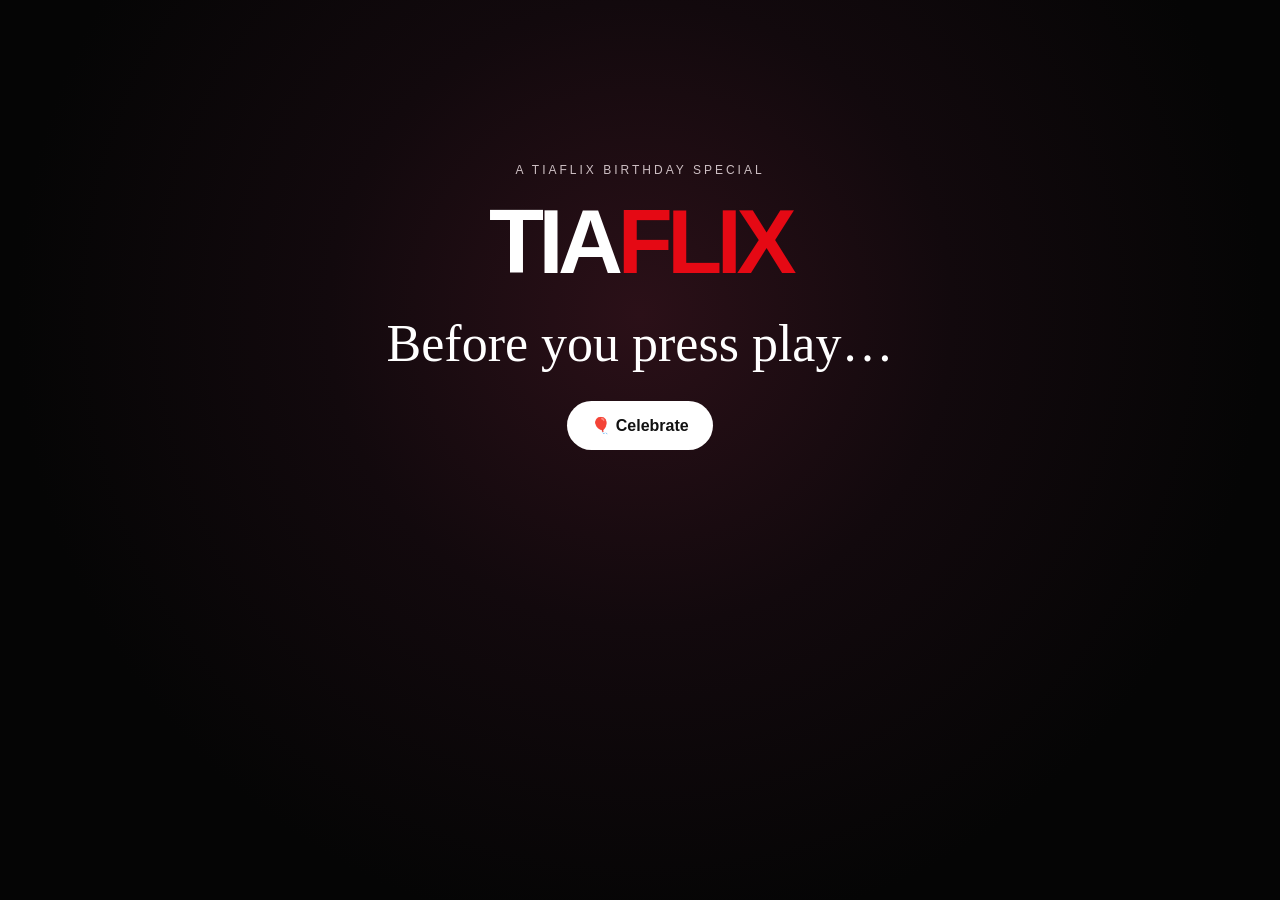
<file: index.html>
<!doctype html>
<html lang="en">
<head>
<meta charset="utf-8"/>
<meta name="viewport" content="width=device-width,initial-scale=1,viewport-fit=cover"/>
<title>TiaFlix — Happy 22nd Birthday, Tia</title>
<style>
*{box-sizing:border-box}html,body{margin:0;width:100%;height:100%;background:#050505;color:#fff;font-family:-apple-system,BlinkMacSystemFont,"Segoe UI",sans-serif;overflow:hidden}.site{position:fixed;inset:0;width:100%;height:100%;border:0;background:#050505;opacity:0;transition:opacity .7s}.site.show{opacity:1}.intro{position:fixed;inset:0;z-index:50;display:grid;place-items:center;text-align:center;overflow:hidden;background:radial-gradient(circle at 50% 35%,#2b1018 0,#12090d 36%,#050505 72%);transition:opacity .7s,visibility .7s}.intro.hide{opacity:0;visibility:hidden;pointer-events:none}.wrap{position:relative;z-index:3;padding:24px;width:min(92vw,720px)}.eyebrow{letter-spacing:.25em;text-transform:uppercase;font-size:12px;color:#cdbfc3;margin-bottom:14px}.logo{font-weight:900;font-size:clamp(48px,12vw,90px);letter-spacing:-.06em;margin-bottom:20px}.logo span{color:#e50914}.pre{font-family:Georgia,serif;font-size:clamp(28px,6vw,52px);font-weight:400;margin:0 0 28px}.btn{border:0;border-radius:999px;padding:15px 24px;font-size:16px;font-weight:800;cursor:pointer}.celebrate{background:#fff;color:#111}.enter{background:#e50914;color:#fff;margin-top:28px;opacity:0;pointer-events:none;transform:translateY(10px);transition:.5s}.enter.show{opacity:1;pointer-events:auto;transform:none}.msg{opacity:0;transform:translateY(16px);transition:.7s}.celebrating .msg{opacity:1;transform:none}.celebrating .pre,.celebrating .celebrate{opacity:0;pointer-events:none}.msg h1{font-family:Georgia,serif;font-weight:500;font-size:clamp(36px,8vw,68px);line-height:1.03;margin:0 0 12px}.msg p{font-size:clamp(16px,4vw,22px);color:#d8cbd0}.balloons,.confetti{position:absolute;inset:0;pointer-events:none}.balloon{position:absolute;bottom:-150px;left:var(--x);width:var(--s);height:calc(var(--s)*1.2);border-radius:50%;background:var(--c);box-shadow:inset -9px -13px 20px rgba(0,0,0,.18),inset 7px 7px 15px rgba(255,255,255,.18);animation:up var(--d) ease-in var(--delay) forwards}.piece{position:absolute;top:-20px;left:var(--x);width:7px;height:12px;background:var(--c);transform:rotate(var(--r));animation:fall var(--d) ease-in var(--delay) forwards}.replay{position:fixed;right:14px;bottom:14px;z-index:40;width:44px;height:44px;border-radius:50%;border:1px solid #444;background:#111c;color:#fff;display:none}.replay.show{display:block}@keyframes up{to{transform:translateY(-125vh) rotate(12deg)}}@keyframes fall{to{transform:translate(var(--dx),110vh) rotate(720deg)}}
</style>
</head>
<body>
<iframe id="site" class="site" src="/loveflix-original.html" title="TiaFlix"></iframe>
<section id="intro" class="intro">
<div id="balloons" class="balloons"></div><div id="confetti" class="confetti"></div>
<div class="wrap"><div class="eyebrow">A TiaFlix Birthday Special</div><div class="logo">TIA<span>FLIX</span></div><h2 class="pre">Before you press play…</h2><button id="celebrate" class="btn celebrate">🎈 Celebrate</button><div class="msg"><h1>Happy 22nd Birthday, Tia ❤️</h1><p>Today, you’re the main character.</p></div><button id="enter" class="btn enter">▶ Enter TiaFlix</button></div>
</section>
<button id="replay" class="replay" aria-label="Replay birthday surprise">🎈</button>
<script>
(()=>{const intro=document.getElementById('intro'),site=document.getElementById('site'),celebrate=document.getElementById('celebrate'),enter=document.getElementById('enter'),replay=document.getElementById('replay');const colors=['#e50914','#ff8fa3','#ffd7de','#f6c453','#fff','#a56cff'];function addFx(){const b=document.getElementById('balloons'),c=document.getElementById('confetti');b.innerHTML='';c.innerHTML='';for(let i=0;i<16;i++){let e=document.createElement('i');e.className='balloon';e.style.setProperty('--x',Math.random()*95+'%');e.style.setProperty('--s',45+Math.random()*40+'px');e.style.setProperty('--c',colors[Math.floor(Math.random()*colors.length)]);e.style.setProperty('--d',7+Math.random()*3+'s');e.style.setProperty('--delay',Math.random()*1.8+'s');b.appendChild(e)}for(let i=0;i<90;i++){let e=document.createElement('i');e.className='piece';e.style.setProperty('--x',Math.random()*100+'%');e.style.setProperty('--c',colors[Math.floor(Math.random()*colors.length)]);e.style.setProperty('--r',Math.random()*180+'deg');e.style.setProperty('--dx',-90+Math.random()*180+'px');e.style.setProperty('--d',3+Math.random()*2+'s');e.style.setProperty('--delay',Math.random()*.7+'s');c.appendChild(e)}}function music(){try{const A=window.AudioContext||window.webkitAudioContext,x=new A(),g=x.createGain();g.gain.value=.035;g.connect(x.destination);const n=[392,392,440,392,523.25,493.88,392,392,440,392,587.33,523.25];let t=x.currentTime+.05;n.forEach((f,i)=>{const o=x.createOscillator(),v=x.createGain();o.frequency.value=f;o.type='sine';v.gain.setValueAtTime(.4,t);v.gain.exponentialRampToValueAtTime(.001,t+.35);o.connect(v);v.connect(g);o.start(t);o.stop(t+.4);t+=i===1||i===7?.2:.42})}catch(e){}}function brand(){try{const d=site.contentDocument;if(!d||!d.body)return;d.title='TiaFlix — For Tia';const nav=d.querySelector('.brand');if(nav)nav.innerHTML='TIA<span>FLIX</span>';const mark=d.querySelector('.intro-mark');if(mark)mark.innerHTML='T<span>♥</span>';[...d.body.querySelectorAll('*')].forEach(el=>{[...el.childNodes].filter(n=>n.nodeType===3).forEach(n=>{const old=n.nodeValue,newv=old.replace(/LOVEFLIX/g,'TIAFLIX').replace(/LoveFlix/g,'TiaFlix');if(newv!==old)n.nodeValue=newv})})}catch(e){}}function openSite(){sessionStorage.setItem('tiaflixSeen','1');intro.classList.add('hide');site.classList.add('show');replay.classList.add('show');brand();setTimeout(()=>{try{const d=site.contentDocument,b=d&&d.querySelector('.intro .play-button');if(b)b.click()}catch(e){}},250)}celebrate.onclick=()=>{intro.classList.add('celebrating');addFx();music();setTimeout(()=>enter.classList.add('show'),3800)};enter.onclick=openSite;replay.onclick=()=>{intro.className='intro';enter.classList.remove('show');replay.classList.remove('show')};site.onload=brand;if(sessionStorage.getItem('tiaflixSeen')==='1')openSite()})();
</script>
</body></html>
</file>
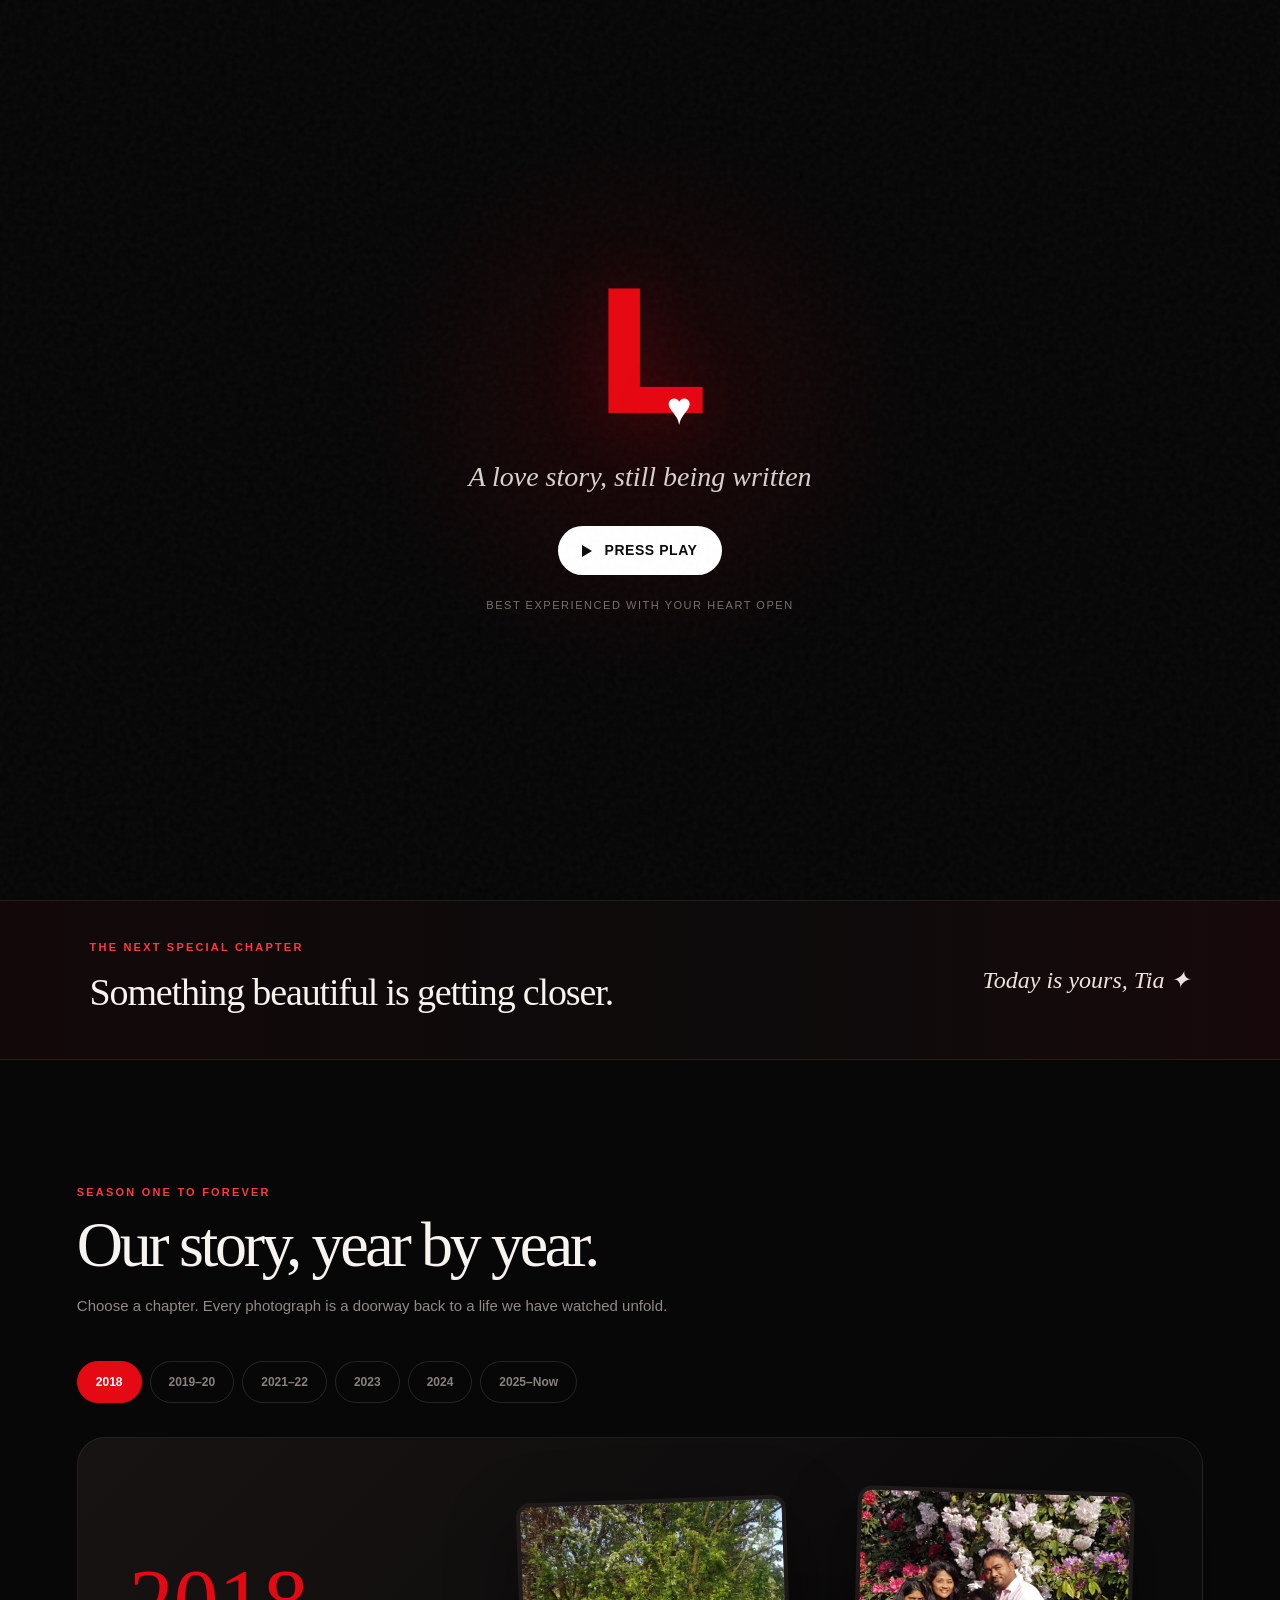
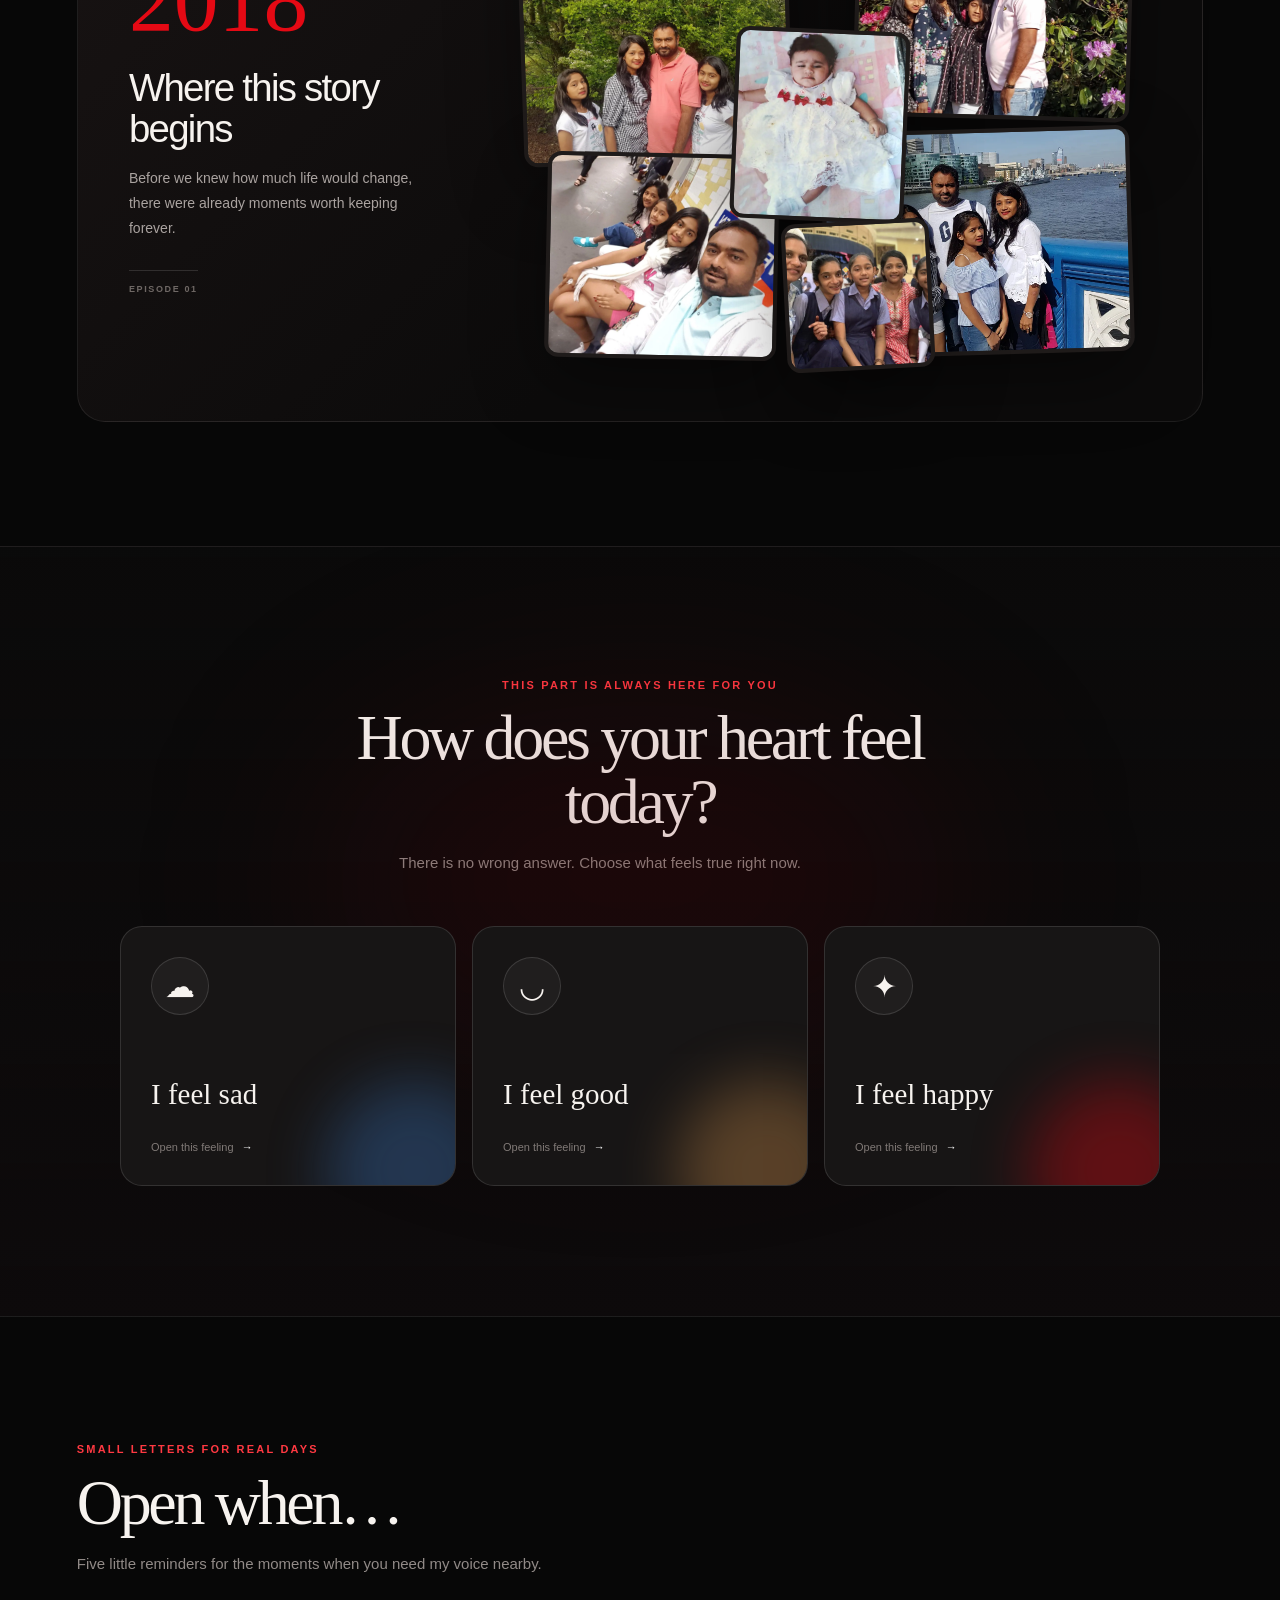
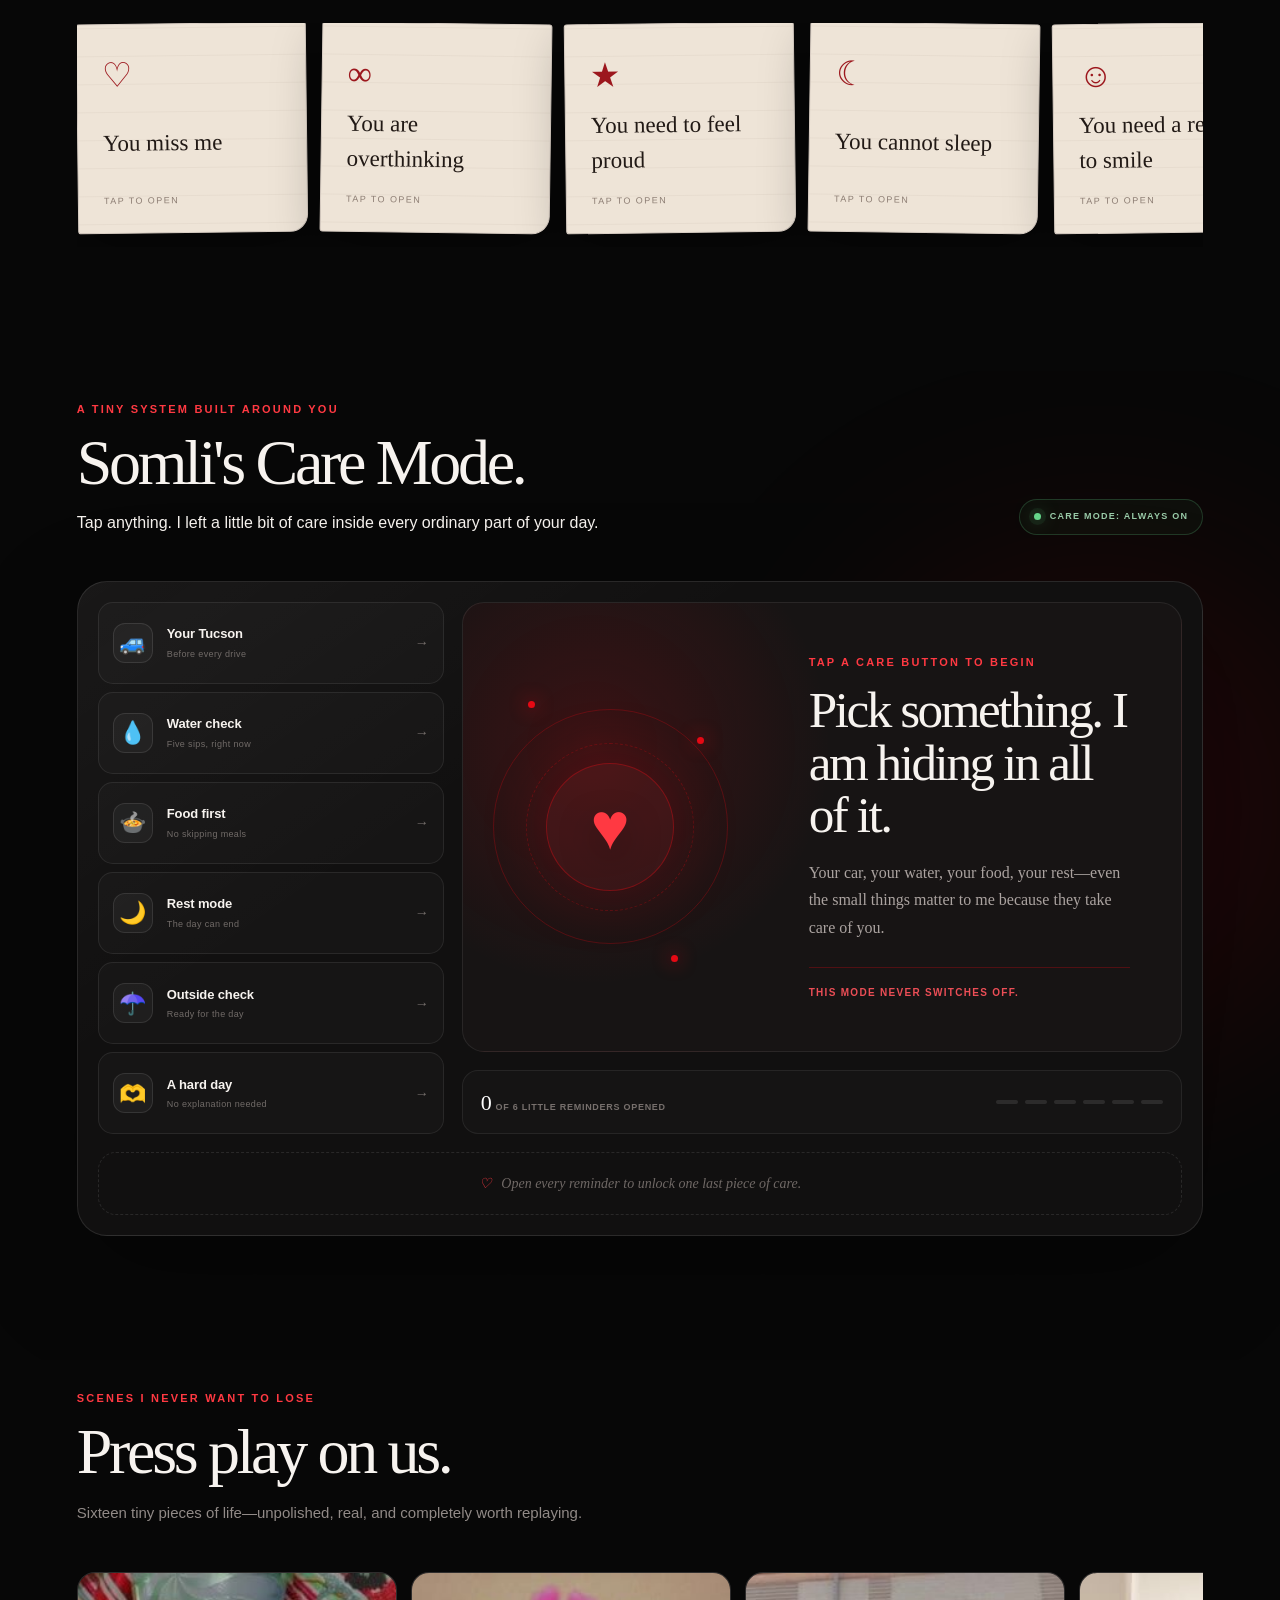
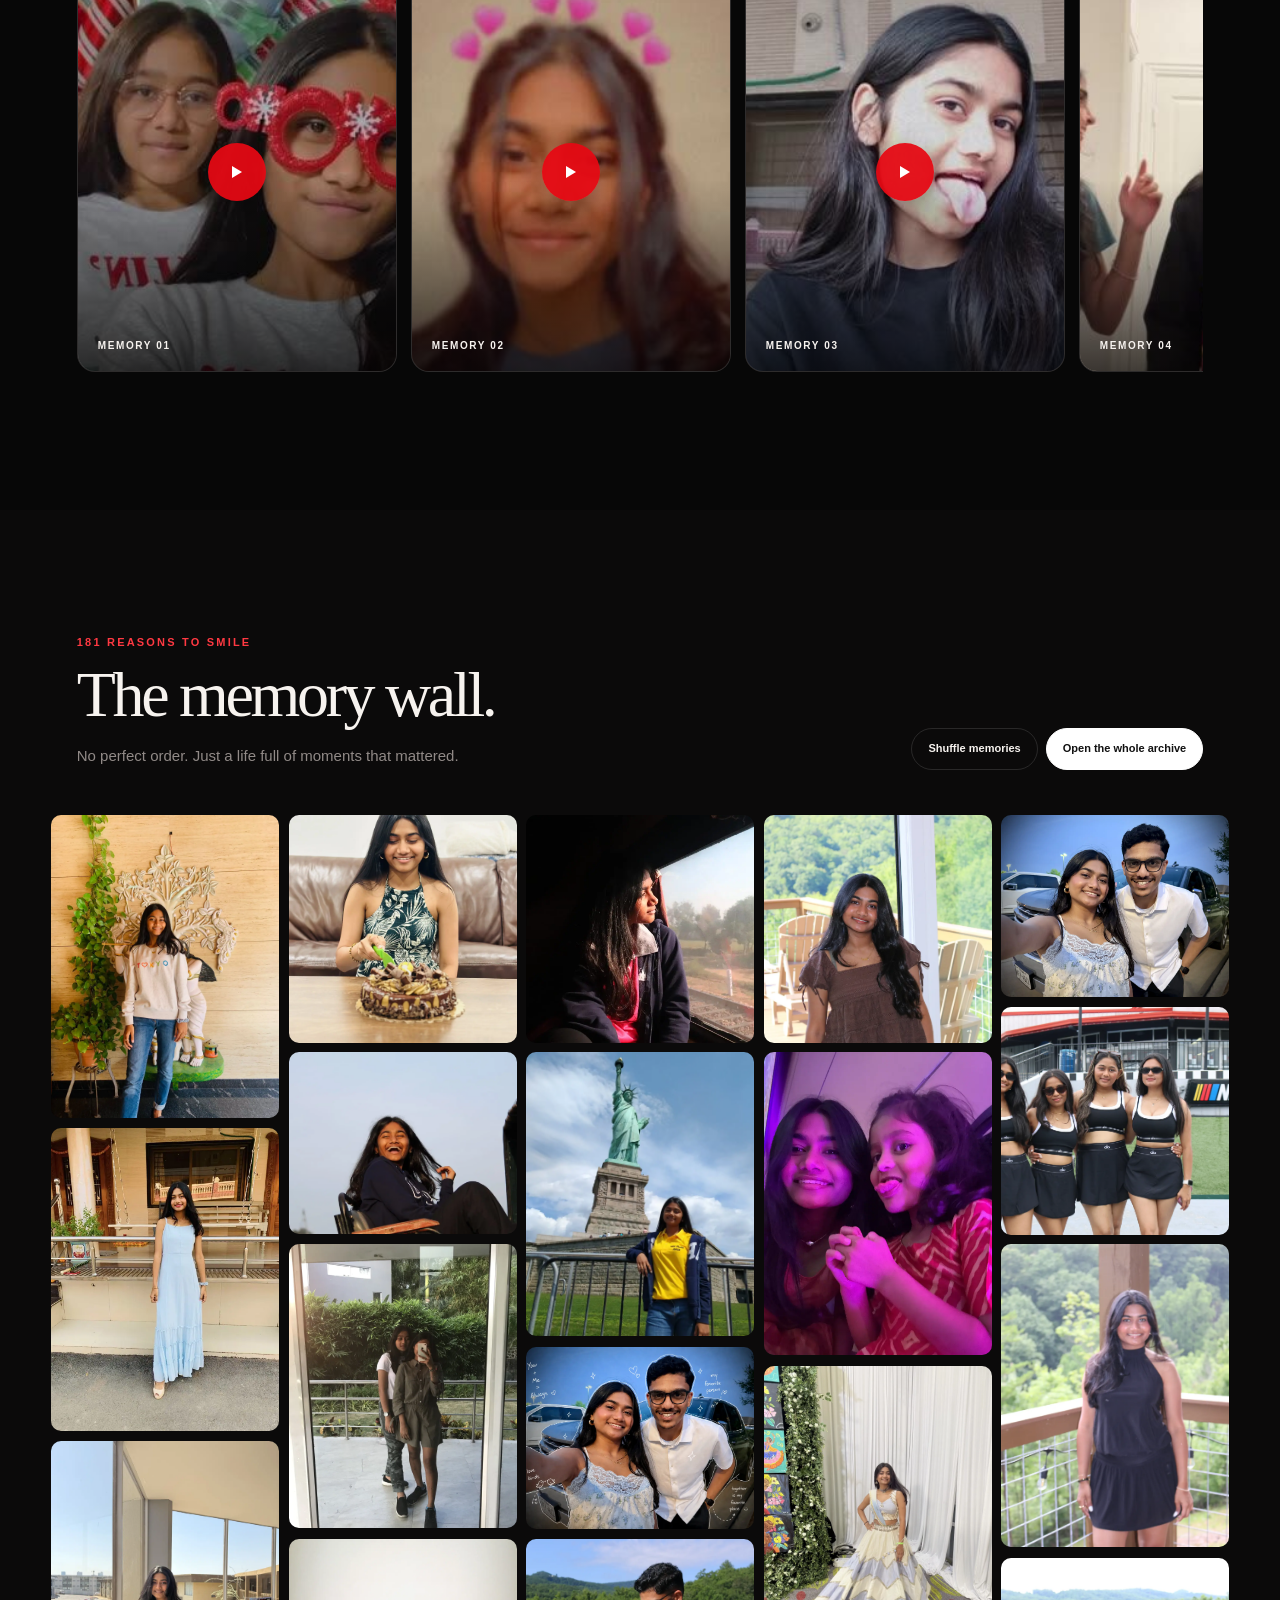
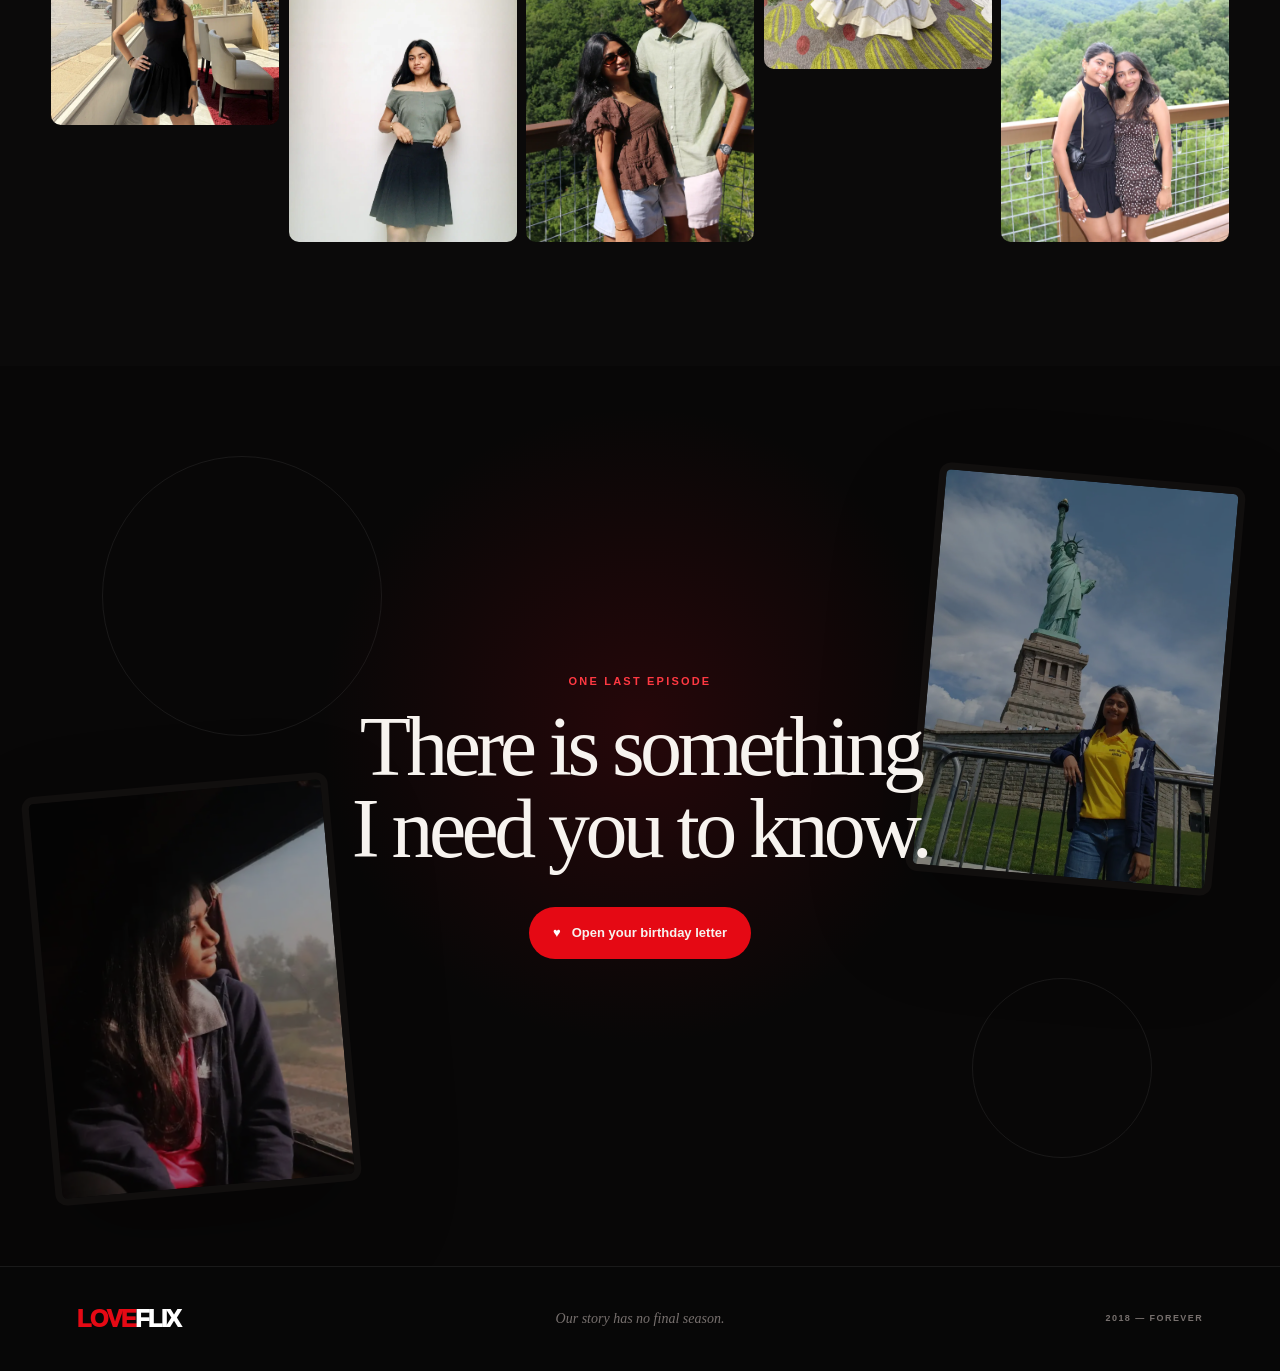
<file: loveflix-original.html>
<!DOCTYPE html><html lang="en"><head><meta charSet="utf-8"/><meta name="viewport" content="width=device-width, initial-scale=1"/><link rel="preload" as="image" href="/memories/m077.webp"/><link rel="preload" as="image" href="/memories/m001.webp"/><link rel="preload" as="image" href="/memories/m005.webp"/><link rel="preload" as="image" href="/memories/m028.webp"/><link rel="preload" as="image" href="/memories/m079.webp"/><link rel="stylesheet" href="/_next/static/chunks/0u.v_ce9etpte.css" data-precedence="next"/><link rel="preload" as="script" fetchPriority="low" href="/_next/static/chunks/0ht900cau6_ur.js"/><script src="/_next/static/chunks/0r8nt2o8muejo.js" async=""></script><script src="/_next/static/chunks/07lhk_q6pmm3r.js" async=""></script><script src="/_next/static/chunks/turbopack-05c8c~j12fn14.js" async=""></script><script src="/_next/static/chunks/0dbhjjzl8qfwv.js" async=""></script><script src="/_next/static/chunks/17nd48eoij1ah.js" async=""></script><title>LoveFlix — For Tia</title><meta name="description" content="A love story from 2018 to forever, made for Tia by Om."/><link rel="shortcut icon" href="/favicon.svg"/><link rel="icon" href="/favicon.svg"/><script src="/_next/static/chunks/03~yq9q893hmn.js" noModule=""></script></head><body><div hidden=""><!--$--><!--/$--></div><main><div class="intro " aria-hidden="false"><div class="intro-grain"></div><div class="intro-mark" aria-label="LoveFlix">L<span>♥</span></div><p>A love story, still being written</p><button class="play-button"><span class="play-triangle"></span> Press play</button><small>Best experienced with your heart open</small></div><nav class="nav-shell" aria-label="Main navigation"><a class="brand" href="#top">LOVE<span>FLIX</span></a><div class="nav-links"><a href="#story">Our story</a><a href="#moods">For every mood</a><a href="#care">Care mode</a><a href="#memories">Memories</a><a href="#letter">The letter</a></div><a class="nav-heart" href="#letter" aria-label="Go to birthday letter">♥</a></nav><section class="hero" id="top"><div class="hero-images" aria-hidden="true"><img class="hero-image hero-image--1" src="/memories/m077.webp" alt=""/><img class="hero-image hero-image--2" src="/memories/m001.webp" alt=""/><img class="hero-image hero-image--3" src="/memories/m005.webp" alt=""/><img class="hero-image hero-image--4" src="/memories/m028.webp" alt=""/><img class="hero-image hero-image--5" src="/memories/m079.webp" alt=""/><div class="hero-vignette"></div></div><div class="hero-copy"><p class="kicker"><span></span> A LoveFlix original</p><h1>For Tia,<br/><em>every version of you.</em></h1><p class="hero-description">From 2018 to now—every laugh, every difficult day, every new beginning, and every reason I would choose this story again.</p><div class="hero-actions"><a class="primary-button" href="#story"><span class="play-triangle play-triangle--dark"></span> Begin our story</a><a class="secondary-button" href="#moods">How do you feel today?</a></div><p class="signature-line">Made by your Somli, for his Cutli Putli.</p></div><div class="scroll-cue"><span>Scroll through our story</span><i></i></div></section><section class="countdown-section"><div><p class="section-kicker">The next special chapter</p><h2>Something beautiful is getting closer.</h2></div><span class="countdown-loading">A birthday story is loading…</span></section><section class="story-section" id="story"><header class="section-heading"><p class="section-kicker">Season one to forever</p><h2>Our story, year by year.</h2><p>Choose a chapter. Every photograph is a doorway back to a life we have watched unfold.</p></header><div class="year-tabs" role="tablist" aria-label="Our story chapters"><button role="tab" aria-selected="true" class="active">2018</button><button role="tab" aria-selected="false" class="">2019–20</button><button role="tab" aria-selected="false" class="">2021–22</button><button role="tab" aria-selected="false" class="">2023</button><button role="tab" aria-selected="false" class="">2024</button><button role="tab" aria-selected="false" class="">2025–Now</button></div><div class="chapter"><div class="chapter-copy"><span>2018</span><h3>Where this story begins</h3><p>Before we knew how much life would change, there were already moments worth keeping forever.</p><div class="episode-tag">Episode <!-- -->01</div></div><div class="chapter-grid"><figure class="chapter-photo chapter-photo--1"><img src="/memories/m017.webp" alt="A memory from our story" loading="lazy"/></figure><figure class="chapter-photo chapter-photo--2"><img src="/memories/m015.webp" alt="A memory from our story" loading="lazy"/></figure><figure class="chapter-photo chapter-photo--3"><img src="/memories/m013.webp" alt="A memory from our story" loading="lazy"/></figure><figure class="chapter-photo chapter-photo--4"><img src="/memories/m011.webp" alt="A memory from our story" loading="lazy"/></figure><figure class="chapter-photo chapter-photo--5"><img src="/memories/m031.webp" alt="A memory from our story" loading="lazy"/></figure><figure class="chapter-photo chapter-photo--6"><img src="/memories/m055.webp" alt="A memory from our story" loading="lazy"/></figure></div></div></section><section class="mood-section" id="moods"><div class="mood-glow"></div><header class="section-heading section-heading--center"><p class="section-kicker">This part is always here for you</p><h2>How does your heart feel today?</h2><p>There is no wrong answer. Choose what feels true right now.</p></header><div class="mood-grid"><button class="mood-card mood-card--sad"><span class="mood-emoji">☁</span><strong>I feel sad</strong><small>Open this feeling <span>→</span></small></button><button class="mood-card mood-card--good"><span class="mood-emoji">◡</span><strong>I feel good</strong><small>Open this feeling <span>→</span></small></button><button class="mood-card mood-card--happy"><span class="mood-emoji">✦</span><strong>I feel happy</strong><small>Open this feeling <span>→</span></small></button></div></section><section class="open-when-section"><header class="section-heading"><p class="section-kicker">Small letters for real days</p><h2>Open when…</h2><p>Five little reminders for the moments when you need my voice nearby.</p></header><div class="note-row"><button class="note-card"><span>♡</span><strong>You miss me</strong><small>Tap to open</small></button><button class="note-card"><span>∞</span><strong>You are overthinking</strong><small>Tap to open</small></button><button class="note-card"><span>★</span><strong>You need to feel proud</strong><small>Tap to open</small></button><button class="note-card"><span>☾</span><strong>You cannot sleep</strong><small>Tap to open</small></button><button class="note-card"><span>☺</span><strong>You need a reason to smile</strong><small>Tap to open</small></button></div></section><section class="care-section" id="care"><div class="care-glow" aria-hidden="true"></div><header class="section-heading care-heading"><div><p class="section-kicker">A tiny system built around you</p><h2>Somli&#x27;s Care Mode.</h2><p>Tap anything. I left a little bit of care inside every ordinary part of your day.</p></div><div class="care-status"><i></i> Care mode: always on</div></header><div class="care-console"><div class="care-menu" role="tablist" aria-label="Care reminders"><button role="tab" aria-selected="false" class=" "><span aria-hidden="true">🚙</span><div><strong>Your Tucson</strong><small>Before every drive</small></div><i aria-hidden="true">→</i></button><button role="tab" aria-selected="false" class=" "><span aria-hidden="true">💧</span><div><strong>Water check</strong><small>Five sips, right now</small></div><i aria-hidden="true">→</i></button><button role="tab" aria-selected="false" class=" "><span aria-hidden="true">🍲</span><div><strong>Food first</strong><small>No skipping meals</small></div><i aria-hidden="true">→</i></button><button role="tab" aria-selected="false" class=" "><span aria-hidden="true">🌙</span><div><strong>Rest mode</strong><small>The day can end</small></div><i aria-hidden="true">→</i></button><button role="tab" aria-selected="false" class=" "><span aria-hidden="true">☂️</span><div><strong>Outside check</strong><small>Ready for the day</small></div><i aria-hidden="true">→</i></button><button role="tab" aria-selected="false" class=" "><span aria-hidden="true">🫶</span><div><strong>A hard day</strong><small>No explanation needed</small></div><i aria-hidden="true">→</i></button></div><div class="care-display care-display--welcome"><div class="care-scene" aria-hidden="true"><div class="care-scene-orbit"><span>♥</span></div><i class="care-spark care-spark--one"></i><i class="care-spark care-spark--two"></i><i class="care-spark care-spark--three"></i></div><div class="care-display-copy"><p class="section-kicker">Tap a care button to begin</p><h3>Pick something. I am hiding in all of it.</h3><p>Your car, your water, your food, your rest—even the small things matter to me because they take care of you.</p><strong>This mode never switches off.</strong></div></div><div class="care-progress" aria-label="0 of 6 care reminders opened"><p><strong>0</strong> of <!-- -->6<!-- --> little reminders opened</p><div><i class=""></i><i class=""></i><i class=""></i><i class=""></i><i class=""></i><i class=""></i></div></div><div class="care-secret "><p><span>♡</span> Open every reminder to unlock one last piece of care.</p></div></div></section><section class="video-section"><header class="section-heading"><p class="section-kicker">Scenes I never want to lose</p><h2>Press play on us.</h2><p>Sixteen tiny pieces of life—unpolished, real, and completely worth replaying.</p></header><div class="video-row"><button class="video-card" aria-label="Play memory video 1"><img src="/posters/v01.jpg" alt="A video memory" loading="lazy"/><span class="video-play"><i class="play-triangle play-triangle--dark"></i></span><small>Memory <!-- -->01</small></button><button class="video-card" aria-label="Play memory video 2"><img src="/posters/v02.jpg" alt="A video memory" loading="lazy"/><span class="video-play"><i class="play-triangle play-triangle--dark"></i></span><small>Memory <!-- -->02</small></button><button class="video-card" aria-label="Play memory video 3"><img src="/posters/v03.jpg" alt="A video memory" loading="lazy"/><span class="video-play"><i class="play-triangle play-triangle--dark"></i></span><small>Memory <!-- -->03</small></button><button class="video-card" aria-label="Play memory video 4"><img src="/posters/v04.jpg" alt="A video memory" loading="lazy"/><span class="video-play"><i class="play-triangle play-triangle--dark"></i></span><small>Memory <!-- -->04</small></button><button class="video-card" aria-label="Play memory video 5"><img src="/posters/v05.jpg" alt="A video memory" loading="lazy"/><span class="video-play"><i class="play-triangle play-triangle--dark"></i></span><small>Memory <!-- -->05</small></button><button class="video-card" aria-label="Play memory video 6"><img src="/posters/v06.jpg" alt="A video memory" loading="lazy"/><span class="video-play"><i class="play-triangle play-triangle--dark"></i></span><small>Memory <!-- -->06</small></button><button class="video-card" aria-label="Play memory video 7"><img src="/posters/v07.jpg" alt="A video memory" loading="lazy"/><span class="video-play"><i class="play-triangle play-triangle--dark"></i></span><small>Memory <!-- -->07</small></button><button class="video-card" aria-label="Play memory video 8"><img src="/posters/v08.jpg" alt="A video memory" loading="lazy"/><span class="video-play"><i class="play-triangle play-triangle--dark"></i></span><small>Memory <!-- -->08</small></button><button class="video-card" aria-label="Play memory video 9"><img src="/posters/v09.jpg" alt="A video memory" loading="lazy"/><span class="video-play"><i class="play-triangle play-triangle--dark"></i></span><small>Memory <!-- -->09</small></button><button class="video-card" aria-label="Play memory video 10"><img src="/posters/v10.jpg" alt="A video memory" loading="lazy"/><span class="video-play"><i class="play-triangle play-triangle--dark"></i></span><small>Memory <!-- -->10</small></button><button class="video-card" aria-label="Play memory video 11"><img src="/posters/v11.jpg" alt="A video memory" loading="lazy"/><span class="video-play"><i class="play-triangle play-triangle--dark"></i></span><small>Memory <!-- -->11</small></button><button class="video-card" aria-label="Play memory video 12"><img src="/posters/v12.jpg" alt="A video memory" loading="lazy"/><span class="video-play"><i class="play-triangle play-triangle--dark"></i></span><small>Memory <!-- -->12</small></button><button class="video-card" aria-label="Play memory video 13"><img src="/posters/v13.jpg" alt="A video memory" loading="lazy"/><span class="video-play"><i class="play-triangle play-triangle--dark"></i></span><small>Memory <!-- -->13</small></button><button class="video-card" aria-label="Play memory video 14"><img src="/posters/v14.jpg" alt="A video memory" loading="lazy"/><span class="video-play"><i class="play-triangle play-triangle--dark"></i></span><small>Memory <!-- -->14</small></button><button class="video-card" aria-label="Play memory video 15"><img src="/posters/v15.jpg" alt="A video memory" loading="lazy"/><span class="video-play"><i class="play-triangle play-triangle--dark"></i></span><small>Memory <!-- -->15</small></button><button class="video-card" aria-label="Play memory video 16"><img src="/posters/v16.jpg" alt="A video memory" loading="lazy"/><span class="video-play"><i class="play-triangle play-triangle--dark"></i></span><small>Memory <!-- -->16</small></button></div></section><section class="memory-wall-section" id="memories"><header class="section-heading memory-heading"><div><p class="section-kicker">181 reasons to smile</p><h2>The memory wall.</h2><p>No perfect order. Just a life full of moments that mattered.</p></div><div class="memory-actions"><button>Shuffle memories</button><button class="memory-all">Open the whole archive</button></div></header><div class="memory-wall "><figure style="animation-delay:0ms"><img src="/memories/m001.webp" alt="A memory from Tia&#x27;s story" loading="lazy"/><figcaption>Memory <!-- -->001</figcaption></figure><figure style="animation-delay:35ms"><img src="/memories/m005.webp" alt="A memory from Tia&#x27;s story" loading="lazy"/><figcaption>Memory <!-- -->005</figcaption></figure><figure style="animation-delay:70ms"><img src="/memories/m028.webp" alt="A memory from Tia&#x27;s story" loading="lazy"/><figcaption>Memory <!-- -->028</figcaption></figure><figure style="animation-delay:105ms"><img src="/memories/m040.webp" alt="A memory from Tia&#x27;s story" loading="lazy"/><figcaption>Memory <!-- -->040</figcaption></figure><figure style="animation-delay:140ms"><img src="/memories/m049.webp" alt="A memory from Tia&#x27;s story" loading="lazy"/><figcaption>Memory <!-- -->049</figcaption></figure><figure style="animation-delay:175ms"><img src="/memories/m066.webp" alt="A memory from Tia&#x27;s story" loading="lazy"/><figcaption>Memory <!-- -->066</figcaption></figure><figure style="animation-delay:210ms"><img src="/memories/m077.webp" alt="A memory from Tia&#x27;s story" loading="lazy"/><figcaption>Memory <!-- -->077</figcaption></figure><figure style="animation-delay:245ms"><img src="/memories/m092.webp" alt="A memory from Tia&#x27;s story" loading="lazy"/><figcaption>Memory <!-- -->092</figcaption></figure><figure style="animation-delay:280ms"><img src="/memories/m095.webp" alt="A memory from Tia&#x27;s story" loading="lazy"/><figcaption>Memory <!-- -->095</figcaption></figure><figure style="animation-delay:315ms"><img src="/memories/m098.webp" alt="A memory from Tia&#x27;s story" loading="lazy"/><figcaption>Memory <!-- -->098</figcaption></figure><figure style="animation-delay:350ms"><img src="/memories/m103.webp" alt="A memory from Tia&#x27;s story" loading="lazy"/><figcaption>Memory <!-- -->103</figcaption></figure><figure style="animation-delay:385ms"><img src="/memories/m105.webp" alt="A memory from Tia&#x27;s story" loading="lazy"/><figcaption>Memory <!-- -->105</figcaption></figure><figure style="animation-delay:420ms"><img src="/memories/m117.webp" alt="A memory from Tia&#x27;s story" loading="lazy"/><figcaption>Memory <!-- -->117</figcaption></figure><figure style="animation-delay:455ms"><img src="/memories/m120.webp" alt="A memory from Tia&#x27;s story" loading="lazy"/><figcaption>Memory <!-- -->120</figcaption></figure><figure style="animation-delay:490ms"><img src="/memories/m147.webp" alt="A memory from Tia&#x27;s story" loading="lazy"/><figcaption>Memory <!-- -->147</figcaption></figure><figure style="animation-delay:525ms"><img src="/memories/m157.webp" alt="A memory from Tia&#x27;s story" loading="lazy"/><figcaption>Memory <!-- -->157</figcaption></figure><figure style="animation-delay:560ms"><img src="/memories/m166.webp" alt="A memory from Tia&#x27;s story" loading="lazy"/><figcaption>Memory <!-- -->166</figcaption></figure><figure style="animation-delay:595ms"><img src="/memories/m172.webp" alt="A memory from Tia&#x27;s story" loading="lazy"/><figcaption>Memory <!-- -->172</figcaption></figure></div></section><section class="finale" id="letter"><div class="finale-photo finale-photo--left"><img src="/memories/m092.webp" alt="Tia in a quiet moment" loading="lazy"/></div><div class="finale-photo finale-photo--right"><img src="/memories/m095.webp" alt="A happy memory of Tia" loading="lazy"/></div><div class="finale-center"><p class="section-kicker">One last episode</p><h2>There is something<br/>I need you to know.</h2><button class="letter-button"><span>♥</span> Open your birthday letter</button></div></section><footer><a class="brand" href="#top">LOVE<span>FLIX</span></a><p>Our story has no final season.</p><small>2018 — forever</small></footer></main><!--$--><!--/$--><script src="/_next/static/chunks/0ht900cau6_ur.js" id="_R_" async=""></script><script>(self.__next_f=self.__next_f||[]).push([0])</script><script>self.__next_f.push([1,"1:\"$Sreact.fragment\"\n2:I[39756,[\"/_next/static/chunks/0dbhjjzl8qfwv.js\"],\"default\"]\n3:I[37457,[\"/_next/static/chunks/0dbhjjzl8qfwv.js\"],\"default\"]\n4:I[47257,[\"/_next/static/chunks/0dbhjjzl8qfwv.js\"],\"ClientPageRoot\"]\n5:I[31713,[\"/_next/static/chunks/0dbhjjzl8qfwv.js\",\"/_next/static/chunks/17nd48eoij1ah.js\"],\"default\"]\n8:I[97367,[\"/_next/static/chunks/0dbhjjzl8qfwv.js\"],\"OutletBoundary\"]\n9:\"$Sreact.suspense\"\nb:I[97367,[\"/_next/static/chunks/0dbhjjzl8qfwv.js\"],\"ViewportBoundary\"]\nd:I[97367,[\"/_next/static/chunks/0dbhjjzl8qfwv.js\"],\"MetadataBoundary\"]\nf:I[68027,[\"/_next/static/chunks/0dbhjjzl8qfwv.js\"],\"default\",1]\n:HL[\"/_next/static/chunks/0u.v_ce9etpte.css\",\"style\"]\n"])</script><script>self.__next_f.push([1,"0:{\"P\":null,\"c\":[\"\",\"\"],\"q\":\"\",\"i\":false,\"f\":[[[\"\",{\"children\":[\"__PAGE__\",{}]},\"$undefined\",\"$undefined\",16],[[\"$\",\"$1\",\"c\",{\"children\":[[[\"$\",\"link\",\"0\",{\"rel\":\"stylesheet\",\"href\":\"/_next/static/chunks/0u.v_ce9etpte.css\",\"precedence\":\"next\",\"crossOrigin\":\"$undefined\",\"nonce\":\"$undefined\"}],[\"$\",\"script\",\"script-0\",{\"src\":\"/_next/static/chunks/0dbhjjzl8qfwv.js\",\"async\":true,\"nonce\":\"$undefined\"}]],[\"$\",\"html\",null,{\"lang\":\"en\",\"children\":[\"$\",\"body\",null,{\"children\":[\"$\",\"$L2\",null,{\"parallelRouterKey\":\"children\",\"error\":\"$undefined\",\"errorStyles\":\"$undefined\",\"errorScripts\":\"$undefined\",\"template\":[\"$\",\"$L3\",null,{}],\"templateStyles\":\"$undefined\",\"templateScripts\":\"$undefined\",\"notFound\":[[[\"$\",\"title\",null,{\"children\":\"404: This page could not be found.\"}],[\"$\",\"div\",null,{\"style\":{\"fontFamily\":\"system-ui,\\\"Segoe UI\\\",Roboto,Helvetica,Arial,sans-serif,\\\"Apple Color Emoji\\\",\\\"Segoe UI Emoji\\\"\",\"height\":\"100vh\",\"textAlign\":\"center\",\"display\":\"flex\",\"flexDirection\":\"column\",\"alignItems\":\"center\",\"justifyContent\":\"center\"},\"children\":[\"$\",\"div\",null,{\"children\":[[\"$\",\"style\",null,{\"dangerouslySetInnerHTML\":{\"__html\":\"body{color:#000;background:#fff;margin:0}.next-error-h1{border-right:1px solid rgba(0,0,0,.3)}@media (prefers-color-scheme:dark){body{color:#fff;background:#000}.next-error-h1{border-right:1px solid rgba(255,255,255,.3)}}\"}}],[\"$\",\"h1\",null,{\"className\":\"next-error-h1\",\"style\":{\"display\":\"inline-block\",\"margin\":\"0 20px 0 0\",\"padding\":\"0 23px 0 0\",\"fontSize\":24,\"fontWeight\":500,\"verticalAlign\":\"top\",\"lineHeight\":\"49px\"},\"children\":404}],[\"$\",\"div\",null,{\"style\":{\"display\":\"inline-block\"},\"children\":[\"$\",\"h2\",null,{\"style\":{\"fontSize\":14,\"fontWeight\":400,\"lineHeight\":\"49px\",\"margin\":0},\"children\":\"This page could not be found.\"}]}]]}]}]],[]],\"forbidden\":\"$undefined\",\"unauthorized\":\"$undefined\"}]}]}]]}],{\"children\":[[\"$\",\"$1\",\"c\",{\"children\":[[\"$\",\"$L4\",null,{\"Component\":\"$5\",\"serverProvidedParams\":{\"searchParams\":{},\"params\":{},\"promises\":[\"$@6\",\"$@7\"]}}],[[\"$\",\"script\",\"script-0\",{\"src\":\"/_next/static/chunks/17nd48eoij1ah.js\",\"async\":true,\"nonce\":\"$undefined\"}]],[\"$\",\"$L8\",null,{\"children\":[\"$\",\"$9\",null,{\"name\":\"Next.MetadataOutlet\",\"children\":\"$@a\"}]}]]}],{},null,false,null]},null,false,null],[\"$\",\"$1\",\"h\",{\"children\":[null,[\"$\",\"$Lb\",null,{\"children\":\"$Lc\"}],[\"$\",\"div\",null,{\"hidden\":true,\"children\":[\"$\",\"$Ld\",null,{\"children\":[\"$\",\"$9\",null,{\"name\":\"Next.Metadata\",\"children\":\"$Le\"}]}]}],null]}],false]],\"m\":\"$undefined\",\"G\":[\"$f\",[[\"$\",\"link\",\"0\",{\"rel\":\"stylesheet\",\"href\":\"/_next/static/chunks/0u.v_ce9etpte.css\",\"precedence\":\"next\",\"crossOrigin\":\"$undefined\",\"nonce\":\"$undefined\"}]]],\"S\":true,\"h\":null,\"s\":\"$undefined\",\"l\":\"$undefined\",\"p\":\"$undefined\",\"d\":\"$undefined\",\"b\":\"eDhSXjLevflZEH_dIP6CF\"}\n"])</script><script>self.__next_f.push([1,"6:{}\n7:\"$0:f:0:1:1:children:0:props:children:0:props:serverProvidedParams:params\"\n"])</script><script>self.__next_f.push([1,"c:[[\"$\",\"meta\",\"0\",{\"charSet\":\"utf-8\"}],[\"$\",\"meta\",\"1\",{\"name\":\"viewport\",\"content\":\"width=device-width, initial-scale=1\"}]]\n"])</script><script>self.__next_f.push([1,"10:I[27201,[\"/_next/static/chunks/0dbhjjzl8qfwv.js\"],\"IconMark\"]\na:null\ne:[[\"$\",\"title\",\"0\",{\"children\":\"LoveFlix — For Tia\"}],[\"$\",\"meta\",\"1\",{\"name\":\"description\",\"content\":\"A love story from 2018 to forever, made for Tia by Om.\"}],[\"$\",\"link\",\"2\",{\"rel\":\"shortcut icon\",\"href\":\"/favicon.svg\"}],[\"$\",\"link\",\"3\",{\"rel\":\"icon\",\"href\":\"/favicon.svg\"}],[\"$\",\"$L10\",\"4\",{}]]\n"])</script></body></html>
</file>
<file: _next/static/chunks/0u.v_ce9etpte.css>
@layer properties{@supports (((-webkit-hyphens:none)) and (not (margin-trim:inline))) or ((-moz-orient:inline) and (not (color:rgb(from red r g b)))){*,:before,:after,::backdrop{--tw-rotate-x:initial;--tw-rotate-y:initial;--tw-rotate-z:initial;--tw-skew-x:initial;--tw-skew-y:initial}}}@layer theme{:root,:host{--font-sans:ui-sans-serif, system-ui, sans-serif, "Apple Color Emoji", "Segoe UI Emoji", "Segoe UI Symbol", "Noto Color Emoji";--font-mono:ui-monospace, SFMono-Regular, Menlo, Monaco, Consolas, "Liberation Mono", "Courier New", monospace;--spacing:.25rem;--default-font-family:var(--font-sans);--default-mono-font-family:var(--font-mono)}}@layer base{*,:after,:before,::backdrop{box-sizing:border-box;border:0 solid;margin:0;padding:0}::file-selector-button{box-sizing:border-box;border:0 solid;margin:0;padding:0}html,:host{-webkit-text-size-adjust:100%;tab-size:4;line-height:1.5;font-family:var(--default-font-family,ui-sans-serif, system-ui, sans-serif, "Apple Color Emoji", "Segoe UI Emoji", "Segoe UI Symbol", "Noto Color Emoji");font-feature-settings:var(--default-font-feature-settings,normal);font-variation-settings:var(--default-font-variation-settings,normal);-webkit-tap-highlight-color:transparent}hr{height:0;color:inherit;border-top-width:1px}abbr:where([title]){-webkit-text-decoration:underline dotted;text-decoration:underline dotted}h1,h2,h3,h4,h5,h6{font-size:inherit;font-weight:inherit}a{color:inherit;-webkit-text-decoration:inherit;-webkit-text-decoration:inherit;-webkit-text-decoration:inherit;-webkit-text-decoration:inherit;text-decoration:inherit}b,strong{font-weight:bolder}code,kbd,samp,pre{font-family:var(--default-mono-font-family,ui-monospace, SFMono-Regular, Menlo, Monaco, Consolas, "Liberation Mono", "Courier New", monospace);font-feature-settings:var(--default-mono-font-feature-settings,normal);font-variation-settings:var(--default-mono-font-variation-settings,normal);font-size:1em}small{font-size:80%}sub,sup{vertical-align:baseline;font-size:75%;line-height:0;position:relative}sub{bottom:-.25em}sup{top:-.5em}table{text-indent:0;border-color:inherit;border-collapse:collapse}:-moz-focusring{outline:auto}progress{vertical-align:baseline}summary{display:list-item}ol,ul,menu{list-style:none}img,svg,video,canvas,audio,iframe,embed,object{vertical-align:middle;display:block}img,video{max-width:100%;height:auto}button,input,select,optgroup,textarea{font:inherit;font-feature-settings:inherit;font-variation-settings:inherit;letter-spacing:inherit;color:inherit;opacity:1;background-color:#0000;border-radius:0}::file-selector-button{font:inherit;font-feature-settings:inherit;font-variation-settings:inherit;letter-spacing:inherit;color:inherit;opacity:1;background-color:#0000;border-radius:0}:where(select:is([multiple],[size])) optgroup{font-weight:bolder}:where(select:is([multiple],[size])) optgroup option{padding-inline-start:20px}::file-selector-button{margin-inline-end:4px}::placeholder{opacity:1}@supports (not ((-webkit-appearance:-apple-pay-button))) or (contain-intrinsic-size:1px){::placeholder{color:currentColor}@supports (color:color-mix(in lab, red, red)){::placeholder{color:color-mix(in oklab, currentcolor 50%, transparent)}}}textarea{resize:vertical}::-webkit-search-decoration{-webkit-appearance:none}::-webkit-date-and-time-value{min-height:1lh;text-align:inherit}::-webkit-datetime-edit{display:inline-flex}::-webkit-datetime-edit-fields-wrapper{padding:0}::-webkit-datetime-edit{padding-block:0}::-webkit-datetime-edit-year-field{padding-block:0}::-webkit-datetime-edit-month-field{padding-block:0}::-webkit-datetime-edit-day-field{padding-block:0}::-webkit-datetime-edit-hour-field{padding-block:0}::-webkit-datetime-edit-minute-field{padding-block:0}::-webkit-datetime-edit-second-field{padding-block:0}::-webkit-datetime-edit-millisecond-field{padding-block:0}::-webkit-datetime-edit-meridiem-field{padding-block:0}::-webkit-calendar-picker-indicator{line-height:1}:-moz-ui-invalid{box-shadow:none}button,input:where([type=button],[type=reset],[type=submit]){appearance:button}::file-selector-button{appearance:button}::-webkit-inner-spin-button{height:auto}::-webkit-outer-spin-button{height:auto}[hidden]:where(:not([hidden=until-found])){display:none!important}}@layer components;@layer utilities{.visible{visibility:visible}.relative{position:relative}.start{inset-inline-start:var(--spacing)}.end{inset-inline-end:var(--spacing)}.table{display:table}.grow{flex-grow:1}.transform{transform:var(--tw-rotate-x,) var(--tw-rotate-y,) var(--tw-rotate-z,) var(--tw-skew-x,) var(--tw-skew-y,)}}:root{--ink:#f7f3ef;--muted:#aaa3a0;--red:#e50914;--red-soft:#ff3942;--wine:#5e0a12;--panel:#151313;--line:#ffffff1f;--serif:"Iowan Old Style", "Palatino Linotype", Palatino, Georgia, serif;--sans:Inter, ui-sans-serif, -apple-system, BlinkMacSystemFont, "Segoe UI", sans-serif}*{box-sizing:border-box}html{scroll-behavior:smooth;background:#070707}body{color:var(--ink);font-family:var(--sans);background:#070707;margin:0;overflow-x:hidden}button,a{-webkit-tap-highlight-color:transparent}button{color:inherit;font:inherit}a{color:inherit;text-decoration:none}img{max-width:100%;display:block}::selection{background:var(--red);color:#fff}.intro{z-index:200;text-align:center;background:radial-gradient(circle at 50% 45%,#8c000c2e,#0000 34%),#050505;place-content:center;justify-items:center;min-height:100svh;padding:32px;transition:opacity .85s,transform .9s cubic-bezier(.2,.8,.2,1),visibility .85s;display:grid;position:fixed;inset:0}.intro--gone{visibility:hidden;opacity:0;pointer-events:none;transform:scale(1.05)}.intro-grain{opacity:.22;pointer-events:none;background-image:url("data:image/svg+xml,%3Csvg viewBox='0 0 180 180' xmlns='http://www.w3.org/2000/svg'%3E%3Cfilter id='n'%3E%3CfeTurbulence type='fractalNoise' baseFrequency='.9' numOctaves='3' stitchTiles='stitch'/%3E%3C/filter%3E%3Crect width='100%25' height='100%25' filter='url(%23n)' opacity='.16'/%3E%3C/svg%3E");position:absolute;inset:0}.intro-mark{letter-spacing:-.11em;color:var(--red);text-shadow:0 0 70px #e5091440;font-size:clamp(92px,16vw,170px);font-weight:950;line-height:.8;animation:1.4s cubic-bezier(.2,.8,.2,1) both introMark;position:relative}.intro-mark span{letter-spacing:0;color:#fff;font-size:.23em;position:absolute;bottom:-.05em;right:-.2em}.intro>p{color:#d8d1ce;font-family:var(--serif);margin:34px 0 28px;font-size:clamp(20px,2.5vw,28px);font-style:italic}.intro>small{color:#77706d;letter-spacing:.14em;text-transform:uppercase;margin-top:22px;font-size:11px}.play-button,.primary-button,.secondary-button,.letter-button{cursor:pointer;border:0;transition:transform .18s,background .18s,border-color .18s}.play-button{color:#090909;letter-spacing:.04em;text-transform:uppercase;background:#fff;border-radius:999px;align-items:center;gap:12px;padding:14px 24px;font-size:14px;font-weight:800;display:flex}.play-button:hover,.primary-button:hover,.letter-button:hover{transform:translateY(-2px)scale(1.015)}.play-triangle{border-top:6px solid #0000;border-bottom:6px solid #0000;border-left:10px solid #080808;width:0;height:0;display:inline-block}.play-triangle--dark{border-left-color:#fff}.nav-shell{z-index:30;background:linear-gradient(#000000d6,#0000);align-items:center;gap:44px;height:78px;padding:0 clamp(22px,5vw,72px);display:flex;position:absolute;top:0;left:0;right:0}.brand{letter-spacing:-.075em;color:var(--red);font-size:24px;font-weight:950}.brand span{color:#fff}.nav-links{color:#ffffffbd;gap:26px;font-size:13px;display:flex}.nav-links a{transition:color .16s}.nav-links a:hover{color:#fff}.nav-heart{color:#fff;border:1px solid #ffffff3d;border-radius:50%;place-items:center;width:36px;height:36px;margin-left:auto;font-size:14px;display:grid}.hero{background:#080808;align-items:center;min-height:100svh;padding:130px clamp(24px,7vw,105px) 84px;display:flex;position:relative;overflow:hidden}.hero-images,.hero-vignette{position:absolute;inset:0}.hero-images{left:35%;overflow:hidden}.hero-image{object-fit:cover;filter:saturate(.92)contrast(1.03);animation:1.4s cubic-bezier(.2,.8,.2,1) both heroReveal;position:absolute}.hero-image--1{object-position:center 24%;width:80%;height:100%;inset:0 0 0 20%}.hero-image--2{border:5px solid #0b0b0b;width:24%;height:30%;animation-delay:.13s;top:12%;left:2%;transform:rotate(-2deg)}.hero-image--3{border:5px solid #0b0b0b;width:22%;height:28%;animation-delay:.26s;bottom:5%;right:4%;transform:rotate(2deg)}.hero-image--4,.hero-image--5{display:none}.hero-vignette{background:linear-gradient(90deg,#080808 0%,#080808f7 17%,#080808b8 40%,#08080814 68%,#08080880 100%),linear-gradient(#0000003d 0%,#0000 70%,#080808 100%)}.hero-copy{z-index:4;width:min(660px,58vw);animation:1s cubic-bezier(.2,.8,.2,1) .18s both copyReveal;position:relative}.kicker,.section-kicker{color:var(--red-soft);letter-spacing:.2em;text-transform:uppercase;margin:0;font-size:11px;font-weight:800}.kicker{align-items:center;gap:10px;display:flex}.kicker span{background:var(--red);width:24px;height:1px}.hero h1{letter-spacing:-.072em;max-width:730px;margin:22px 0;font-size:clamp(56px,7.2vw,104px);font-weight:850;line-height:.91}.hero h1 em{color:#f0ded6;font-family:var(--serif);letter-spacing:-.055em;font-weight:400}.hero-description{color:#c2bcba;max-width:600px;margin:0;font-size:clamp(16px,1.45vw,20px);line-height:1.65}.hero-actions{flex-wrap:wrap;gap:12px;margin-top:34px;display:flex}.primary-button,.secondary-button{border-radius:6px;justify-content:center;align-items:center;gap:11px;min-height:48px;padding:0 22px;font-size:14px;font-weight:750;display:inline-flex}.primary-button{background:var(--red)}.secondary-button{-webkit-backdrop-filter:blur(12px);backdrop-filter:blur(12px);background:#ffffff1c;border:1px solid #ffffff40}.secondary-button:hover{background:#ffffff29;border-color:#ffffff85}.signature-line{color:#827b78;font-family:var(--serif);margin:28px 0 0;font-size:15px;font-style:italic}.scroll-cue{z-index:8;color:#8f8885;letter-spacing:.14em;text-transform:uppercase;transform-origin:100% 100%;align-items:center;gap:12px;font-size:10px;display:flex;position:absolute;bottom:36px;right:34px;transform:rotate(90deg)translate(100%)}.scroll-cue i{background:linear-gradient(90deg,#8f8885,#0000);width:54px;height:1px}.countdown-section{background:linear-gradient(90deg,#120809,#0d0b0b 60%,#17090b);border-top:1px solid #ffffff14;border-bottom:1px solid #ffffff14;justify-content:space-between;align-items:center;gap:40px;padding:38px clamp(24px,7vw,105px);display:flex}.countdown-section h2{font-family:var(--serif);letter-spacing:-.03em;margin:8px 0 0;font-size:clamp(24px,3vw,38px);font-weight:400}.countdown{gap:clamp(22px,4vw,54px);display:flex}.countdown div{justify-items:center;min-width:54px;display:grid}.countdown strong{font-family:var(--serif);font-size:clamp(30px,4vw,52px);font-weight:400;line-height:1}.countdown span{color:#8d8581;letter-spacing:.18em;text-transform:uppercase;margin-top:7px;font-size:9px}.countdown-loading,.birthday-now{color:#efe3df;font-family:var(--serif);font-size:24px;font-style:italic}.story-section,.open-when-section,.video-section,.memory-wall-section{width:min(100%,1480px);margin:0 auto;padding:124px clamp(22px,6vw,86px)}.section-heading{max-width:720px}.section-heading h2{font-family:var(--serif);letter-spacing:-.052em;margin:13px 0 16px;font-size:clamp(42px,5vw,68px);font-weight:400;line-height:1}.section-heading>p:not(.section-kicker),.memory-heading>div>p:not(.section-kicker){color:#918a87;max-width:640px;margin:0;font-size:15px;line-height:1.75}.section-heading--center{text-align:center;margin-inline:auto}.year-tabs{scrollbar-width:none;gap:8px;margin:42px 0 34px;display:flex;overflow-x:auto}.year-tabs::-webkit-scrollbar{display:none}.video-row::-webkit-scrollbar{display:none}.note-row::-webkit-scrollbar{display:none}.year-tabs button{border:1px solid var(--line);color:#88817e;cursor:pointer;background:0 0;border-radius:999px;flex:none;padding:11px 18px;font-size:12px;font-weight:700;transition:all .18s}.year-tabs button.active,.year-tabs button:hover{border-color:var(--red);background:var(--red);color:#fff}.chapter{background:linear-gradient(135deg,#181313,#0c0b0b 60%);border:1px solid #ffffff14;border-radius:28px;grid-template-columns:minmax(260px,.68fr) minmax(520px,1.45fr);align-items:center;gap:clamp(30px,6vw,86px);min-height:570px;padding:clamp(30px,4vw,64px);animation:.56s cubic-bezier(.2,.8,.2,1) both chapterIn;display:grid}.chapter-copy>span{color:var(--red);font-family:var(--serif);font-size:clamp(54px,7vw,92px);line-height:.9}.chapter-copy h3{letter-spacing:-.045em;margin:26px 0 16px;font-size:clamp(28px,3vw,42px);line-height:1.08}.chapter-copy p{color:#aaa3a0;margin:0;font-size:14px;line-height:1.8}.episode-tag{color:#6f6865;letter-spacing:.18em;text-transform:uppercase;border-top:1px solid #ffffff21;margin-top:28px;padding-top:12px;font-size:9px;font-weight:800;display:inline-block}.chapter-grid{min-height:480px;position:relative}.chapter-photo{background:#201e1d;border:4px solid #1f1b1a;border-radius:14px;margin:0;transition:transform .26s,z-index;position:absolute;overflow:hidden;box-shadow:0 24px 70px #0000006b}.chapter-photo:hover{z-index:10;transform:rotate(0)scale(1.045)}.chapter-photo img{object-fit:cover;width:100%;height:100%}.chapter-photo--1{width:42%;height:55%;inset:2% auto auto 2%;transform:rotate(-2deg)}.chapter-photo--2{width:43%;height:48%;inset:0 3% auto auto;transform:rotate(1.6deg)}.chapter-photo--3{width:36%;height:43%;inset:auto auto 2% 6%;transform:rotate(1.2deg)}.chapter-photo--4{width:48%;height:47%;inset:auto 3% 3% auto;transform:rotate(-1.6deg)}.chapter-photo--5{z-index:4;width:27%;height:40%;inset:29% auto auto 35%;transform:rotate(2.4deg)}.chapter-photo--6{z-index:5;width:23%;height:31%;inset:auto 34% 0 auto;transform:rotate(-3deg)}.mood-section{background:linear-gradient(#0909093d,#0d0a0b),#0b0a0a;border-top:1px solid #ffffff14;border-bottom:1px solid #ffffff14;padding:130px clamp(22px,7vw,105px);position:relative;overflow:hidden}.mood-glow{filter:blur(100px);pointer-events:none;background:#6e000c29;border-radius:50%;width:640px;height:360px;position:absolute;top:20%;left:50%;transform:translate(-50%)}.mood-grid{grid-template-columns:repeat(3,minmax(0,1fr));gap:16px;width:min(100%,1040px);margin:50px auto 0;display:grid;position:relative}.mood-card{text-align:left;cursor:pointer;background:#171515;border:1px solid #ffffff1f;border-radius:22px;justify-items:start;min-height:260px;padding:30px;transition:transform .23s,border-color .23s;display:grid;position:relative;overflow:hidden}.mood-card:after{content:"";filter:blur(30px);opacity:.35;border-radius:50%;width:180px;height:180px;position:absolute;bottom:-75px;right:-50px}.mood-card--sad:after{background:#3a75bf}.mood-card--good:after{background:#d1914c}.mood-card--happy:after{background:#e50914}.mood-card:hover{z-index:2;border-color:#ffffff52;transform:translateY(-8px)}.mood-emoji{width:58px;height:58px;font-family:var(--serif);background:#ffffff0a;border:1px solid #ffffff21;border-radius:50%;place-items:center;font-size:30px;display:grid}.mood-card strong{font-family:var(--serif);align-self:end;margin-top:38px;font-size:29px;font-weight:400}.mood-card small{color:#817a77;align-self:end;margin-top:12px;font-size:11px}.mood-card small span{color:#fff;margin-left:5px}.note-row,.video-row{scrollbar-width:none;gap:14px;margin-top:46px;padding-bottom:14px;display:flex;overflow-x:auto}.note-card{color:#211915;text-align:left;cursor:pointer;background:linear-gradient(#765b4b0f 1px,#0000 1px) 0 31px/100% 28px,#eee4d7;border:1px solid #dacfc5;border-radius:3px 3px 18px;flex:0 0 230px;align-content:space-between;min-height:210px;padding:25px;transition:all .22s;display:grid;transform:rotate(-.7deg);box-shadow:0 16px 50px #00000047}.note-card:nth-child(2n){transform:rotate(.8deg)}.note-card:hover{transform:translateY(-8px)rotate(0)}.note-card>span{color:#9c171d;font-family:var(--serif);font-size:34px}.note-card strong{font-family:var(--serif);align-self:end;font-size:23px;font-weight:400}.note-card small{color:#8c7d73;letter-spacing:.16em;text-transform:uppercase;margin-top:8px;font-size:9px}.care-section{width:min(100%,1480px);margin:0 auto;padding:30px clamp(22px,6vw,86px) 124px;position:relative;overflow:hidden}.care-glow{filter:blur(110px);pointer-events:none;background:#e509141a;border-radius:50%;width:520px;height:520px;position:absolute;top:18%;right:-6%}.care-heading{justify-content:space-between;align-items:end;gap:34px;max-width:none;margin-bottom:46px;display:flex;position:relative}.care-heading>div:first-child{max-width:720px}.care-status{color:#9bcdaa;letter-spacing:.14em;text-transform:uppercase;background:#2e794814;border:1px solid #6fe69833;border-radius:999px;flex:none;align-items:center;gap:9px;padding:10px 14px;font-size:9px;font-weight:800;display:flex}.care-status i{background:#66d78b;border-radius:50%;width:7px;height:7px;animation:2s ease-in-out infinite careStatus;box-shadow:0 0 0 5px #66d78b14,0 0 18px #66d78b99}.care-console{background:linear-gradient(145deg,#ffffff09,#0000 34%),#111010;border:1px solid #ffffff1a;border-radius:30px;grid-template-columns:minmax(270px,.72fr) minmax(520px,1.5fr);gap:18px;padding:20px;display:grid;position:relative;box-shadow:0 36px 110px #0000004d}.care-menu{grid-row:span 2;gap:8px;display:grid}.care-menu button{text-align:left;cursor:pointer;background:#ffffff06;border:1px solid #ffffff14;border-radius:15px;grid-template-columns:42px 1fr auto;align-items:center;gap:12px;min-height:72px;padding:10px 14px;transition:border-color .18s,background .18s,transform .18s;display:grid}.care-menu button:hover,.care-menu button.active{background:#e5091417;border-color:#e50914a6;transform:translate(3px)}.care-menu button>span{background:#ffffff0a;border:1px solid #ffffff1a;border-radius:12px;place-items:center;width:40px;height:40px;font-size:22px;display:grid}.care-menu button div{gap:4px;display:grid}.care-menu button strong{letter-spacing:-.01em;font-size:13px}.care-menu button small{color:#716b68;letter-spacing:.04em;font-size:9px}.care-menu button>i{color:#77706d;font-family:var(--serif);font-size:14px;font-style:normal}.care-menu button.opened>i,.care-menu button.active>i{color:var(--red-soft)}.care-display{--care-accent:#e50914;background:radial-gradient(circle at 18% 32%, var(--care-accent), transparent 36%), #171414;border:1px solid #ffffff14;border-radius:22px;grid-template-columns:minmax(220px,.8fr) minmax(300px,1.15fr);min-height:430px;display:grid;overflow:hidden}@supports (color:color-mix(in lab, red, red)){.care-display{background:radial-gradient(circle at 18% 32%, color-mix(in srgb, var(--care-accent) 17%, transparent), transparent 36%), #171414}}.care-display{animation:.42s cubic-bezier(.2,.8,.2,1) both careDisplayIn}.care-display--drive{--care-accent:#79a9c5}.care-display--water{--care-accent:#58a8df}.care-display--food{--care-accent:#e59b4f}.care-display--sleep{--care-accent:#8c81d8}.care-display--weather{--care-accent:#d9b84f}.care-display--hard-day{--care-accent:#ef5565}.care-scene{place-items:center;min-height:310px;display:grid;position:relative;overflow:hidden}.care-scene:before,.care-scene:after{content:"";border:1px solid var(--care-accent);width:235px;height:235px;position:absolute}@supports (color:color-mix(in lab, red, red)){.care-scene:before,.care-scene:after{border:1px solid color-mix(in srgb, var(--care-accent) 27%, transparent)}}.care-scene:before,.care-scene:after{border-radius:50%}.care-scene:after{border-style:dashed;width:168px;height:168px;animation:18s linear infinite careOrbit}.care-scene-orbit{z-index:3;border:1px solid var(--care-accent);place-items:center;width:128px;height:128px;display:grid;position:relative}@supports (color:color-mix(in lab, red, red)){.care-scene-orbit{border:1px solid color-mix(in srgb, var(--care-accent) 38%, transparent)}}.care-scene-orbit{background:var(--care-accent);border-radius:50%}@supports (color:color-mix(in lab, red, red)){.care-scene-orbit{background:color-mix(in srgb, var(--care-accent) 9%, #ffffff06)}}.care-scene-orbit{box-shadow:0 0 70px var(--care-accent)}@supports (color:color-mix(in lab, red, red)){.care-scene-orbit{box-shadow:0 0 70px color-mix(in srgb, var(--care-accent) 20%, transparent)}}.care-scene-orbit{animation:3.2s ease-in-out infinite careFloat}.care-scene-orbit span{filter:drop-shadow(0 14px 18px #00000047);font-size:66px}.care-display--welcome .care-scene-orbit span,.care-display--hard-day .care-scene-orbit span{color:var(--red-soft);font-family:var(--serif);animation:1.8s ease-in-out infinite careHeart}.care-display--drive .care-scene-orbit{animation:1.6s cubic-bezier(.2,.8,.2,1) both careDrive,3.2s ease-in-out 1.6s infinite careFloat}.care-display--water .care-scene-orbit span{animation:1.8s ease-in-out infinite careDrop}.care-display--sleep .care-scene-orbit span{animation:4s ease-in-out infinite careMoon}.care-spark{z-index:4;background:var(--care-accent);width:7px;height:7px;box-shadow:0 0 18px var(--care-accent);border-radius:50%;animation:2.4s ease-in-out infinite careSpark;position:absolute}.care-spark--one{top:22%;left:22%}.care-spark--two{animation-delay:-.8s;top:30%;right:18%}.care-spark--three{animation-delay:-1.6s;bottom:20%;right:27%}.care-road{border-top:1px solid #ffffff29;border-bottom:1px solid #ffffff29;height:38px;position:absolute;bottom:27px;left:8%;right:8%;transform:perspective(120px)rotateX(42deg)}.care-road i{background:#ffffff59;width:28px;height:2px;animation:1.4s linear infinite roadMove;position:absolute;top:18px}.care-road i:first-child{left:12%}.care-road i:nth-child(2){animation-delay:-.45s;left:44%}.care-road i:nth-child(3){animation-delay:-.9s;left:76%}.care-display-copy{flex-direction:column;justify-content:center;padding:clamp(28px,4vw,54px);display:flex}.care-display-copy h3{font-family:var(--serif);letter-spacing:-.048em;margin:14px 0 18px;font-size:clamp(34px,4vw,52px);font-weight:400;line-height:1.02}.care-display-copy>p:not(.section-kicker){color:#aba3a0;font-family:var(--serif);margin:0;font-size:16px;line-height:1.72}.care-display-copy>strong{border-top:1px solid var(--care-accent);margin-top:25px;padding-top:17px}@supports (color:color-mix(in lab, red, red)){.care-display-copy>strong{border-top:1px solid color-mix(in srgb, var(--care-accent) 28%, transparent)}}.care-display-copy>strong{color:var(--care-accent)}@supports (color:color-mix(in lab, red, red)){.care-display-copy>strong{color:color-mix(in srgb, var(--care-accent) 72%, white)}}.care-display-copy>strong{letter-spacing:.13em;text-transform:uppercase;font-size:10px;line-height:1.55}.care-progress{background:#ffffff05;border:1px solid #ffffff12;border-radius:16px;justify-content:space-between;align-items:center;gap:18px;min-height:64px;padding:12px 18px;display:flex}.care-progress p{color:#77706d;letter-spacing:.08em;text-transform:uppercase;margin:0;font-size:9px;font-weight:700}.care-progress p strong{color:#fff;font-family:var(--serif);font-size:22px;font-weight:400}.care-progress>div{gap:7px;display:flex}.care-progress i{background:#ffffff1a;border-radius:999px;width:22px;height:4px;transition:all .26s}.care-progress i.complete{background:var(--red);box-shadow:0 0 12px #e5091473}.care-secret{color:#6f6865;text-align:center;border:1px dashed #ffffff1a;border-radius:18px;grid-column:1/-1;justify-items:center;padding:20px;transition:all .5s;display:grid}.care-secret>p{font-family:var(--serif);margin:0;font-size:14px;font-style:italic}.care-secret>p span{color:var(--red-soft);margin-right:6px}.care-secret--unlocked{color:var(--ink);background:radial-gradient(circle at 50% 120%,#e509142e,#0000 42%),#e5091409;border-style:solid;border-color:#e5091440;padding:clamp(30px,4vw,48px);animation:.65s cubic-bezier(.2,.8,.2,1) both secretUnlock}.care-secret--unlocked h3{font-family:var(--serif);letter-spacing:-.04em;margin:12px 0;font-size:clamp(32px,4vw,48px);font-weight:400}.care-secret--unlocked>p:not(.section-kicker){color:#9a928f;max-width:520px;font-family:var(--sans);font-size:13px;font-style:normal;line-height:1.6}.hug-button{background:var(--red);color:#fff;cursor:pointer;letter-spacing:.03em;-webkit-user-select:none;user-select:none;border:0;border-radius:999px;align-items:center;gap:10px;min-height:50px;margin-top:22px;padding:0 23px;font-size:12px;font-weight:800;transition:all .26s cubic-bezier(.2,.8,.2,1);display:inline-flex;box-shadow:0 14px 32px #e5091438}.hug-button span{font-family:var(--serif);font-size:18px}.hug-button:hover,.hug-button--active{transform:scale(1.075);box-shadow:0 0 0 10px #e5091417,0 18px 50px #e5091461}.hug-button--active{animation:.8s ease-in-out infinite hugPulse}.hug-message{color:#766d6a;min-height:22px;font-family:var(--serif);margin-top:18px;font-size:14px;font-style:italic;transition:all .26s}.hug-message--visible{color:#f1d9d7;transform:scale(1.02)}.video-section{padding-top:30px}.video-card{aspect-ratio:4/5;cursor:pointer;background:#161414;border:1px solid #ffffff1a;border-radius:18px;flex:0 0 clamp(210px,25vw,320px);padding:0;position:relative;overflow:hidden}.video-card:after{content:"";background:linear-gradient(#0000 52%,#000000b8);position:absolute;inset:0}.video-card img{object-fit:cover;width:100%;height:100%;transition:transform .5s cubic-bezier(.2,.8,.2,1)}.video-card:hover img{transform:scale(1.06)}.video-play{z-index:2;background:#e50914f0;border-radius:50%;place-items:center;width:58px;height:58px;margin:auto;display:grid;position:absolute;inset:0;box-shadow:0 10px 30px #00000057}.video-card>small{z-index:3;letter-spacing:.16em;text-transform:uppercase;font-size:10px;font-weight:800;position:absolute;bottom:18px;left:20px}.memory-wall-section{background:#0b0a0a;width:100%;max-width:none;padding-inline:clamp(14px,4vw,52px)}.memory-heading{justify-content:space-between;align-items:end;gap:40px;max-width:none;margin:0 auto 45px;padding-inline:clamp(8px,2vw,28px);display:flex}.memory-heading h2{font-family:var(--serif);letter-spacing:-.052em;margin:13px 0 16px;font-size:clamp(42px,5vw,68px);font-weight:400;line-height:1}.memory-actions{flex-wrap:wrap;justify-content:flex-end;gap:8px;display:flex}.memory-actions button{border:1px solid var(--line);cursor:pointer;background:0 0;border-radius:999px;min-height:42px;padding:0 16px;font-size:11px;font-weight:750}.memory-actions button:hover,.memory-actions .memory-all{color:#111;background:#fff;border-color:#fff}.memory-wall{columns:5 210px;column-gap:10px}.memory-wall figure{break-inside:avoid;background:#1a1817;border-radius:10px;margin:0 0 10px;animation:.5s cubic-bezier(.2,.8,.2,1) both memoryIn;position:relative;overflow:hidden}.memory-wall figure:nth-child(3n) img{aspect-ratio:4/5}.memory-wall figure:nth-child(4n) img{aspect-ratio:1}.memory-wall figure:nth-child(5n) img{aspect-ratio:5/4}.memory-wall img{aspect-ratio:3/4;object-fit:cover;width:100%;transition:transform .5s,filter .5s}.memory-wall figure:hover img{filter:brightness(.72);transform:scale(1.04)}.memory-wall figcaption{z-index:2;color:#fff;letter-spacing:.12em;opacity:0;text-transform:uppercase;font-size:9px;font-weight:800;transition:all .22s;position:absolute;bottom:12px;left:14px;transform:translateY(6px)}.memory-wall figure:hover figcaption{opacity:1;transform:translateY(0)}.finale{background:radial-gradient(circle at 50% 40%,#7b071142,#0000 38%),#080707;place-items:center;min-height:100svh;padding:130px clamp(22px,6vw,80px);display:grid;position:relative;overflow:hidden}.finale:before,.finale:after{content:"";border:1px solid #ffffff12;border-radius:50%;width:280px;height:280px;position:absolute}.finale:before{top:10%;left:8%}.finale:after{width:180px;height:180px;bottom:12%;right:10%}.finale-photo{aspect-ratio:3/4;opacity:.58;border:7px solid #191514;border-radius:12px;width:min(24vw,310px);position:absolute;overflow:hidden;box-shadow:0 40px 100px #00000073}.finale-photo img{object-fit:cover;width:100%;height:100%}.finale-photo--left{bottom:8%;left:3vw;transform:rotate(-5deg)}.finale-photo--right{top:12%;right:4vw;transform:rotate(5deg)}.finale-center{z-index:3;text-align:center;width:min(100%,780px);position:relative}.finale h2{font-family:var(--serif);letter-spacing:-.055em;margin:16px 0 36px;font-size:clamp(46px,7vw,84px);font-weight:400;line-height:.98}.letter-button{background:var(--red);border-radius:999px;align-items:center;gap:11px;min-height:52px;padding:0 24px;font-size:13px;font-weight:800;display:inline-flex}.letter-button span{color:#fff}.letter{color:#211916;text-align:left;background:linear-gradient(#6e52410f 1px,#0000 1px) 0 35px/100% 31px,#eee4d7;border-radius:4px 4px 30px;max-height:68svh;padding:clamp(30px,5vw,60px);animation:.72s cubic-bezier(.2,.8,.2,1) both letterOpen;position:relative;overflow-y:auto;box-shadow:0 38px 120px #0000007a}.letter p{font-family:var(--serif);margin:0 0 19px;font-size:clamp(17px,2vw,20px);line-height:1.62}.letter .letter-greeting{color:#8e141a;margin-bottom:27px;font-size:27px;font-style:italic}.letter .letter-promise{border-top:1px solid #37201933;border-bottom:1px solid #37201933;padding:19px 0;font-size:clamp(21px,2.4vw,26px);font-style:italic}.letter .letter-signoff{color:#8e141a;margin:28px 0 0;font-size:24px}.letter-signoff span{color:#211916;margin-top:10px;font-size:18px;display:inline-block}footer{color:#77706e;border-top:1px solid #ffffff14;grid-template-columns:1fr auto 1fr;align-items:center;gap:20px;padding:34px clamp(22px,6vw,80px);display:grid}footer p{font-family:var(--serif);margin:0;font-size:14px;font-style:italic}footer small{letter-spacing:.16em;text-transform:uppercase;justify-self:end;font-size:9px;font-weight:800}.modal{z-index:150;-webkit-backdrop-filter:blur(18px);backdrop-filter:blur(18px);background:#000000db;place-items:center;padding:20px;animation:.26s both modalIn;display:grid;position:fixed;inset:0;overflow-y:auto}.mood-message{background:#131111;border:1px solid #ffffff1f;border-radius:26px;grid-template-columns:minmax(240px,.78fr) minmax(320px,1.1fr);width:min(100%,880px);min-height:570px;animation:.44s cubic-bezier(.2,.8,.2,1) both modalCardIn;display:grid;position:relative;overflow:hidden;box-shadow:0 40px 140px #0000008c}.modal--sad .mood-message{background:linear-gradient(135deg,#0d1721,#111113 65%)}.modal--good .mood-message{background:linear-gradient(135deg,#2a1b11,#15110e 65%)}.modal--happy .mood-message{background:linear-gradient(135deg,#2d0b10,#160d0e 65%)}.mood-message-image{min-height:420px}.mood-message-image img{object-fit:cover;width:100%;height:100%}.mood-message-copy{flex-direction:column;justify-content:center;padding:clamp(34px,5vw,66px);display:flex}.mood-message-copy>span{font-family:var(--serif);margin-bottom:18px;font-size:46px}.mood-message-copy h3,.note-modal h3{font-family:var(--serif);letter-spacing:-.045em;margin:13px 0 20px;font-size:clamp(34px,4.5vw,54px);font-weight:400;line-height:1.02}.mood-message-copy>p:not(.section-kicker),.note-modal>p:not(.section-kicker){color:#b8b0ad;font-family:var(--serif);margin:0;font-size:17px;line-height:1.75}.mood-message-copy>small,.note-modal>small{color:#817a77;font-family:var(--serif);margin-top:26px;font-size:15px;font-style:italic}.modal-close{z-index:10;color:#fff;cursor:pointer;background:#0000006b;border:1px solid #ffffff29;border-radius:50%;place-items:center;width:38px;height:38px;padding:0 0 3px;font-size:25px;line-height:1;display:grid;position:absolute;top:16px;right:16px}.breathe{color:#7f9fbd;letter-spacing:.14em;text-transform:uppercase;align-items:center;gap:13px;margin-top:25px;font-size:10px;font-weight:800;display:flex}.breathe i{background:#5c8bb8;border-radius:50%;width:18px;height:18px;animation:6s ease-in-out infinite breathe;box-shadow:0 0 #5c8bb859}.note-modal{color:#241b17;background:linear-gradient(#6e52410f 1px,#0000 1px) 0 35px/100% 31px,#eee4d7;border-radius:5px 5px 28px;width:min(100%,620px);padding:clamp(40px,7vw,78px);animation:.44s cubic-bezier(.2,.8,.2,1) both modalCardIn;position:relative;box-shadow:0 40px 130px #0000007a}.note-modal>span{color:#95171c;font-family:var(--serif);margin-bottom:24px;font-size:48px;display:block}.note-modal .section-kicker{color:#95171c}.note-modal>p:not(.section-kicker){color:#5f514a}.note-modal>small{color:#8f7b70;display:block}.note-modal .modal-close{color:#3e2922;background:#37191412;border-color:#2d191424}.video-player-shell{background:#111;border:1px solid #ffffff1f;border-radius:20px;width:min(100%,980px);padding:14px;position:relative;box-shadow:0 40px 150px #000000b3}.video-player-shell video{background:#000;border-radius:12px;width:100%;max-height:76svh}.video-player-shell p{color:#8b8481;letter-spacing:.15em;text-transform:uppercase;margin:12px 7px 2px;font-size:10px;font-weight:800}.confetti{pointer-events:none;position:fixed;inset:0;overflow:hidden}.confetti i{--color:#e50914;top:-10%;left:calc((var(--i) * 37) % 100 * 1%);background:var(--color);width:8px;height:14px;animation:confettiFall calc(2.8s + (var(--i) % 6) * .3s) calc((var(--i) % 12) * -.2s) linear infinite;position:absolute}.confetti i:nth-child(3n){--color:#f8c34a;transform:rotate(40deg)}.confetti i:nth-child(3n+1){--color:#ff7580;border-radius:50%}@keyframes introMark{0%{opacity:0;filter:blur(12px);transform:scale(.72)}to{opacity:1;filter:blur();transform:scale(1)}}@keyframes heroReveal{0%{opacity:0;transform:scale(1.08)}to{opacity:1}}@keyframes copyReveal{0%{opacity:0;transform:translateY(28px)}to{opacity:1;transform:translateY(0)}}@keyframes chapterIn{0%{opacity:0;transform:translateY(14px)}to{opacity:1;transform:translateY(0)}}@keyframes memoryIn{0%{opacity:0;transform:translateY(10px)scale(.98)}to{opacity:1;transform:translateY(0)scale(1)}}@keyframes modalIn{0%{opacity:0}to{opacity:1}}@keyframes modalCardIn{0%{opacity:0;transform:translateY(25px)scale(.97)}to{opacity:1;transform:translateY(0)scale(1)}}@keyframes letterOpen{0%{opacity:0;transform:perspective(900px)rotateX(-8deg)translateY(30px)}to{opacity:1;transform:perspective(900px)rotateX(0)translateY(0)}}@keyframes breathe{0%,to{transform:scale(.75);box-shadow:0 0 #5c8bb800}50%{transform:scale(1.28);box-shadow:0 0 0 14px #5c8bb81a}}@keyframes confettiFall{0%{translate:0 -10vh;rotate:none}to{translate:calc((var(--i) % 7 - 3) * 18px) 115vh;rotate:720deg}}@keyframes careStatus{0%,to{opacity:.65;transform:scale(.88)}50%{opacity:1;transform:scale(1.08)}}@keyframes careDisplayIn{0%{opacity:0;transform:translateY(12px)}to{opacity:1;transform:translateY(0)}}@keyframes careOrbit{to{transform:rotate(360deg)}}@keyframes careFloat{0%,to{transform:translateY(4px)}50%{transform:translateY(-8px)}}@keyframes careHeart{0%,to{transform:scale(.9)}20%{transform:scale(1.08)}38%{transform:scale(.94)}55%{transform:scale(1.05)}}@keyframes careDrive{0%{opacity:0;transform:translate(-140px)rotate(-5deg)}to{opacity:1;transform:translate(0)rotate(0)}}@keyframes careDrop{0%,to{transform:translateY(-4px)scale(.96)}50%{transform:translateY(8px)scale(1.08)}}@keyframes careMoon{0%,to{filter:drop-shadow(0 0 4px #8c81d81a);transform:rotate(-6deg)}50%{filter:drop-shadow(0 0 18px #8c81d88c);transform:rotate(5deg)}}@keyframes careSpark{0%,to{opacity:.2;transform:scale(.55)}50%{opacity:1;transform:scale(1)}}@keyframes roadMove{0%{opacity:0;transform:translate(-26px)}30%{opacity:1}to{opacity:0;transform:translate(42px)}}@keyframes secretUnlock{0%{opacity:0;transform:scale(.97)}to{opacity:1;transform:scale(1)}}@keyframes hugPulse{0%,to{transform:scale(1.05)}50%{transform:scale(1.11)}}@media (max-width:980px){.nav-links{display:none}.hero{padding-inline:42px}.hero-copy{width:min(650px,78vw)}.hero-images{left:20%}.chapter{grid-template-columns:1fr}.chapter-grid{min-height:520px}.mood-grid{grid-template-columns:1fr;max-width:620px}.mood-card{min-height:180px}.care-console{grid-template-columns:1fr}.care-menu{grid-row:auto;grid-template-columns:repeat(2,minmax(0,1fr))}.care-display{min-height:400px}.memory-heading{flex-direction:column;align-items:start}.memory-actions{justify-content:flex-start}}@media (max-width:700px){.nav-shell{height:66px;padding-inline:20px}.brand{font-size:21px}.hero{align-items:end;min-height:94svh;padding:110px 22px 72px}.hero-images{left:0}.hero-image--1{object-position:center 20%;width:100%;height:72%;inset:0}.hero-image--2,.hero-image--3{display:none}.hero-vignette{background:linear-gradient(#00000059 0%,#0808081f 28%,#080808bd 52%,#080808 80% 100%)}.hero-copy{width:100%}.hero h1{margin-block:16px;font-size:clamp(48px,14vw,70px)}.hero-description{font-size:15px;line-height:1.55}.hero-actions{margin-top:24px}.primary-button,.secondary-button{flex:100%}.signature-line{margin-top:20px}.scroll-cue{display:none}.countdown-section{flex-direction:column;align-items:flex-start;padding-block:30px}.countdown{justify-content:space-between;width:100%}.story-section,.open-when-section,.care-section,.video-section,.memory-wall-section{padding-top:88px;padding-bottom:88px}.section-heading h2,.memory-heading h2{font-size:43px}.chapter{border-radius:20px;min-height:auto;padding:25px 20px 20px}.chapter-copy>span{font-size:58px}.chapter-grid{min-height:390px}.chapter-photo{border-width:3px;border-radius:9px}.chapter-photo--1{width:47%;height:53%}.chapter-photo--2{width:47%;height:46%}.chapter-photo--3{width:42%;height:42%}.chapter-photo--4{width:50%;height:45%}.chapter-photo--5{width:31%;height:35%;left:34%}.chapter-photo--6{width:28%;height:28%;right:33%}.mood-section{padding-block:90px}.mood-card{min-height:165px;padding:24px}.mood-emoji{width:49px;height:49px;font-size:25px}.mood-card strong{margin-top:22px;font-size:26px}.note-card{flex-basis:76vw}.care-heading{flex-direction:column;align-items:flex-start;margin-bottom:30px}.care-console{border-radius:22px;padding:10px}.care-menu{gap:6px}.care-menu button{border-radius:12px;grid-template-columns:36px 1fr auto;gap:8px;min-height:64px;padding:8px 10px}.care-menu button>span{border-radius:10px;width:34px;height:34px;font-size:19px}.care-menu button strong{font-size:11px}.care-menu button small{display:none}.care-display{grid-template-columns:1fr;min-height:0}.care-scene{min-height:245px}.care-scene:before{width:205px;height:205px}.care-scene:after{width:145px;height:145px}.care-scene-orbit{width:110px;height:110px}.care-scene-orbit span{font-size:56px}.care-display-copy{padding:30px 24px 35px}.care-display-copy h3{font-size:36px}.care-progress{flex-direction:column;align-items:flex-start}.care-progress>div{width:100%}.care-progress i{flex:1}.care-secret--unlocked{padding:34px 22px}.video-card{flex-basis:68vw}.memory-wall{columns:2 130px;gap:7px}.memory-wall figure{border-radius:7px;margin-bottom:7px}.memory-actions{width:100%}.memory-actions button{flex:150px}.finale{min-height:100svh;padding-top:100px;padding-bottom:100px}.finale-photo{opacity:.22;width:38vw}.finale-photo--left{bottom:3%;left:-8vw}.finale-photo--right{top:6%;right:-8vw}.finale h2{font-size:50px}.letter{max-height:72svh;padding:34px 25px}footer{grid-template-columns:1fr auto}footer p{display:none}.mood-message{grid-template-columns:1fr;max-height:92svh;overflow-y:auto}.mood-message-image{height:34svh;min-height:250px}.mood-message-copy{padding:30px 25px 36px}.mood-message-copy>span{margin-bottom:12px;font-size:36px}.mood-message-copy h3,.note-modal h3{font-size:36px}.mood-message-copy>p:not(.section-kicker),.note-modal>p:not(.section-kicker){font-size:16px}.note-modal{padding:48px 28px}}@media (prefers-reduced-motion:reduce){html{scroll-behavior:auto}*,:before,:after{transition-duration:.01ms!important;animation-duration:.01ms!important;animation-iteration-count:1!important}}@property --tw-rotate-x{syntax:"*";inherits:false}@property --tw-rotate-y{syntax:"*";inherits:false}@property --tw-rotate-z{syntax:"*";inherits:false}@property --tw-skew-x{syntax:"*";inherits:false}@property --tw-skew-y{syntax:"*";inherits:false}
</file>
